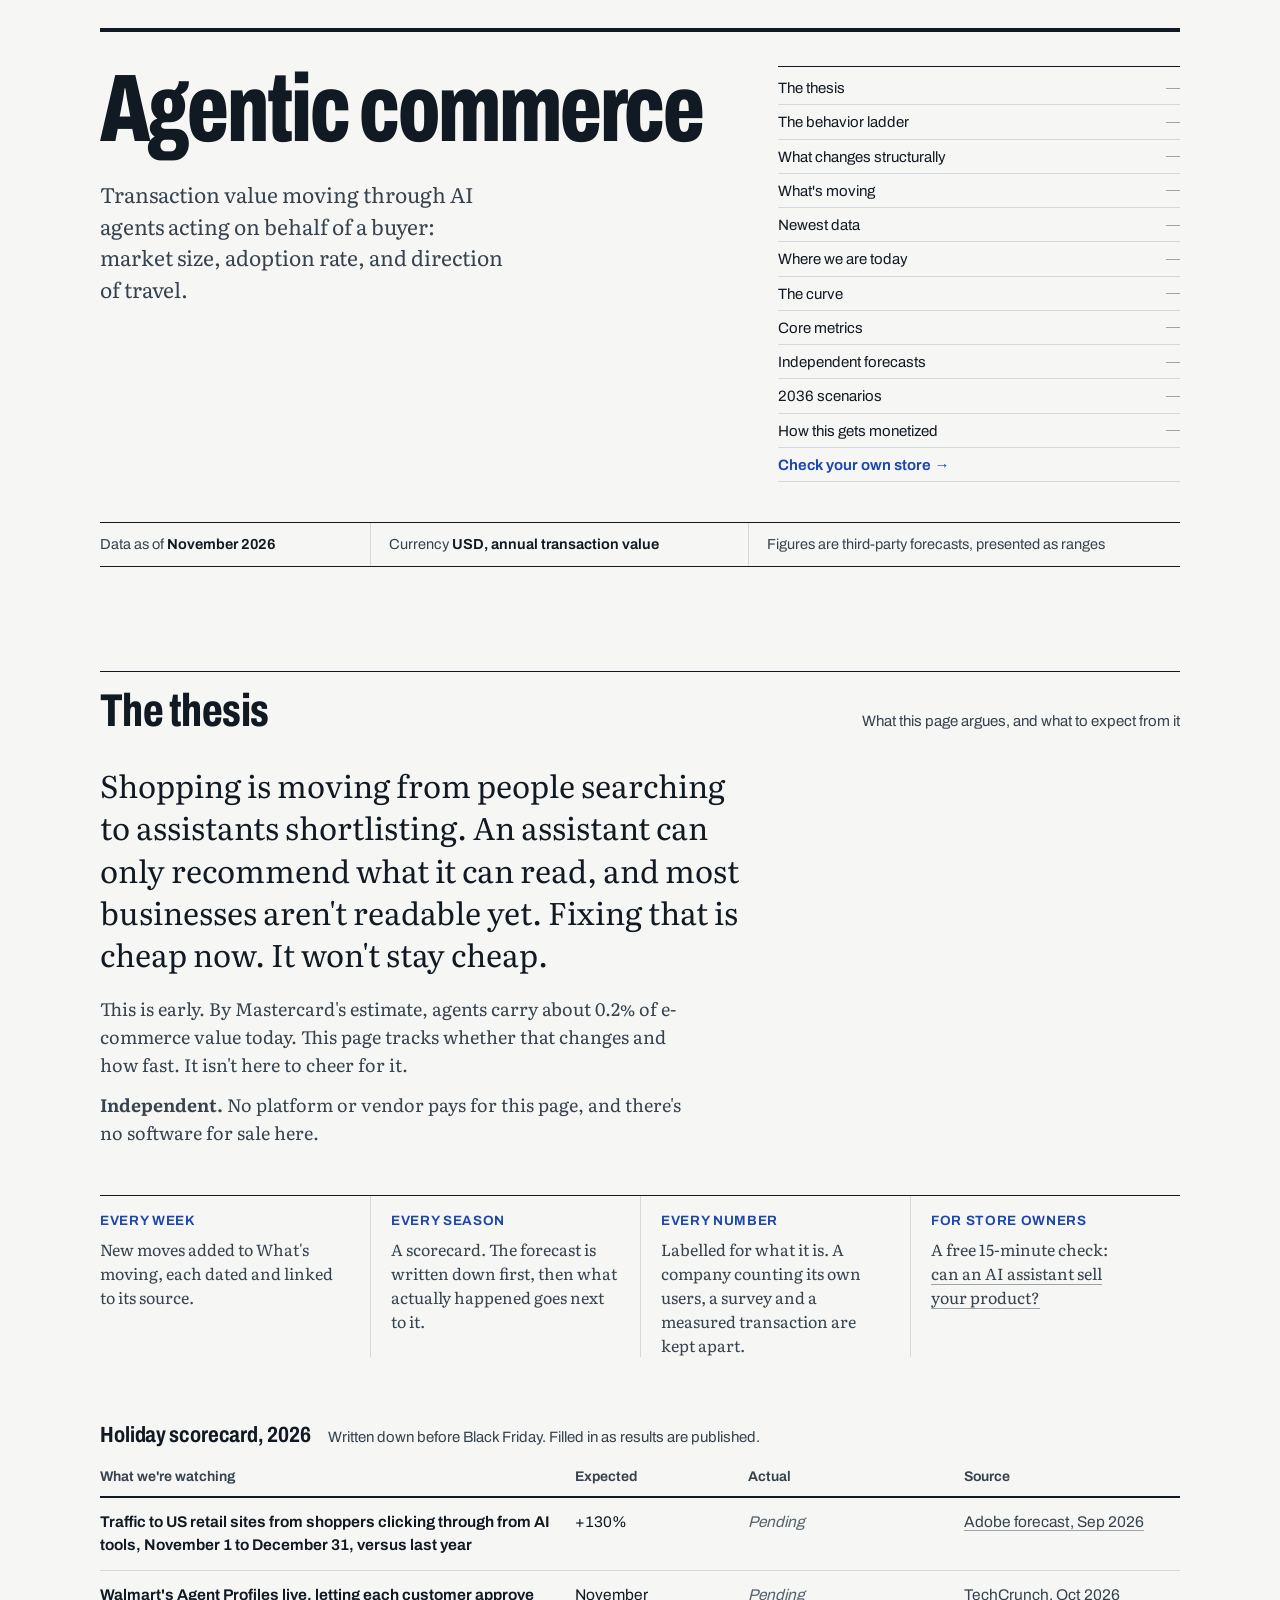
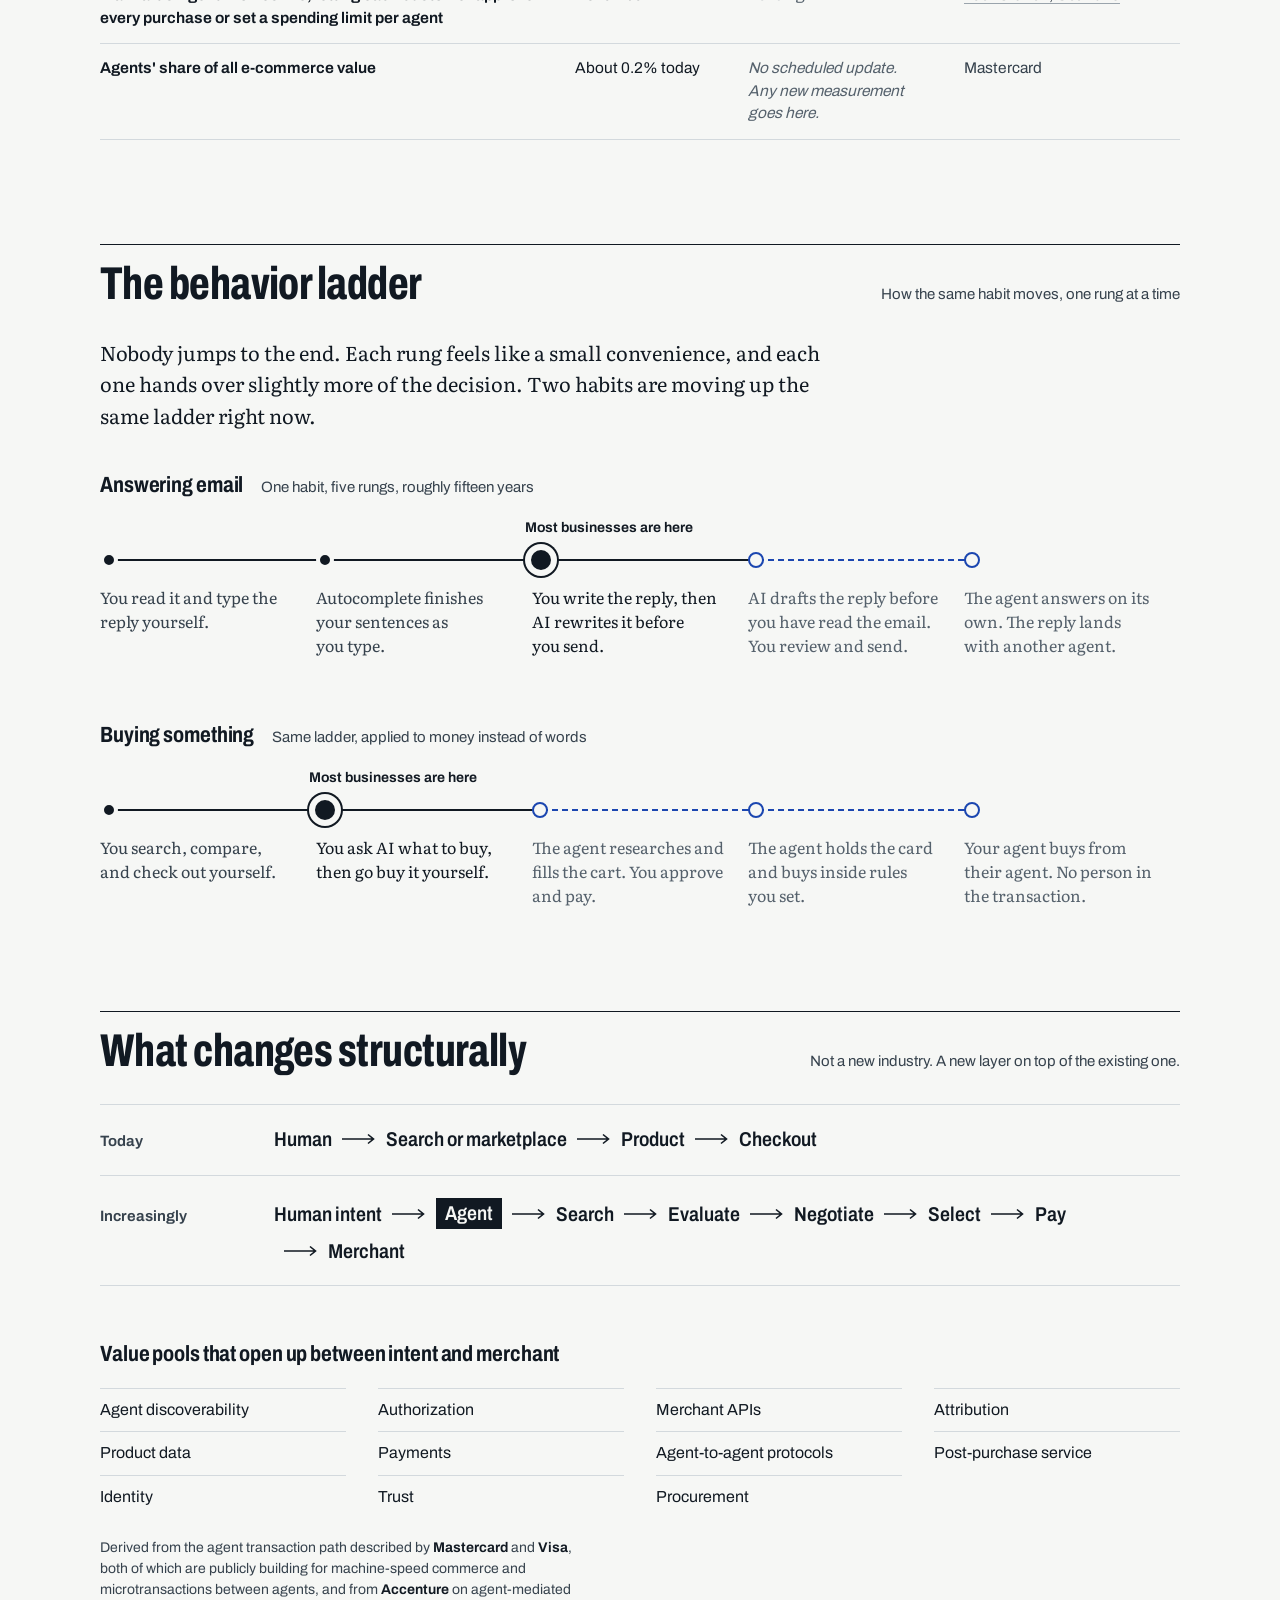
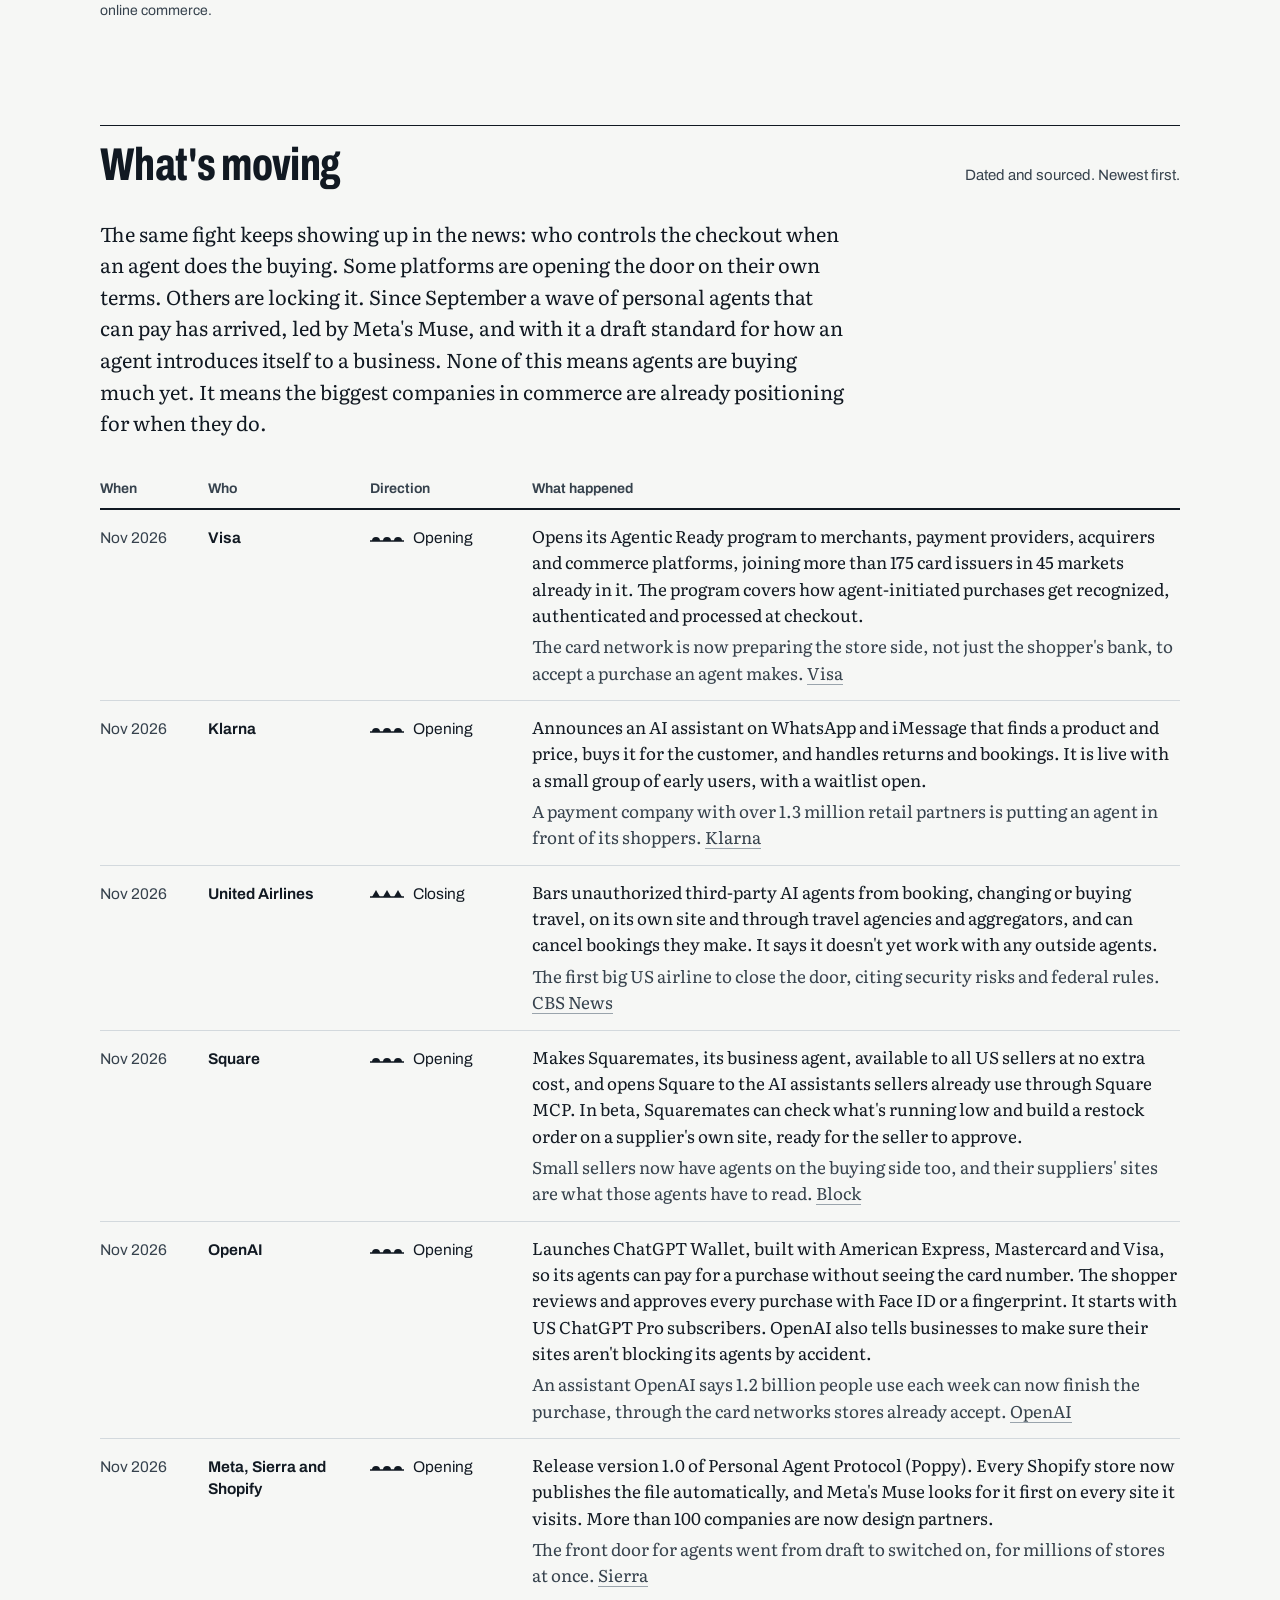
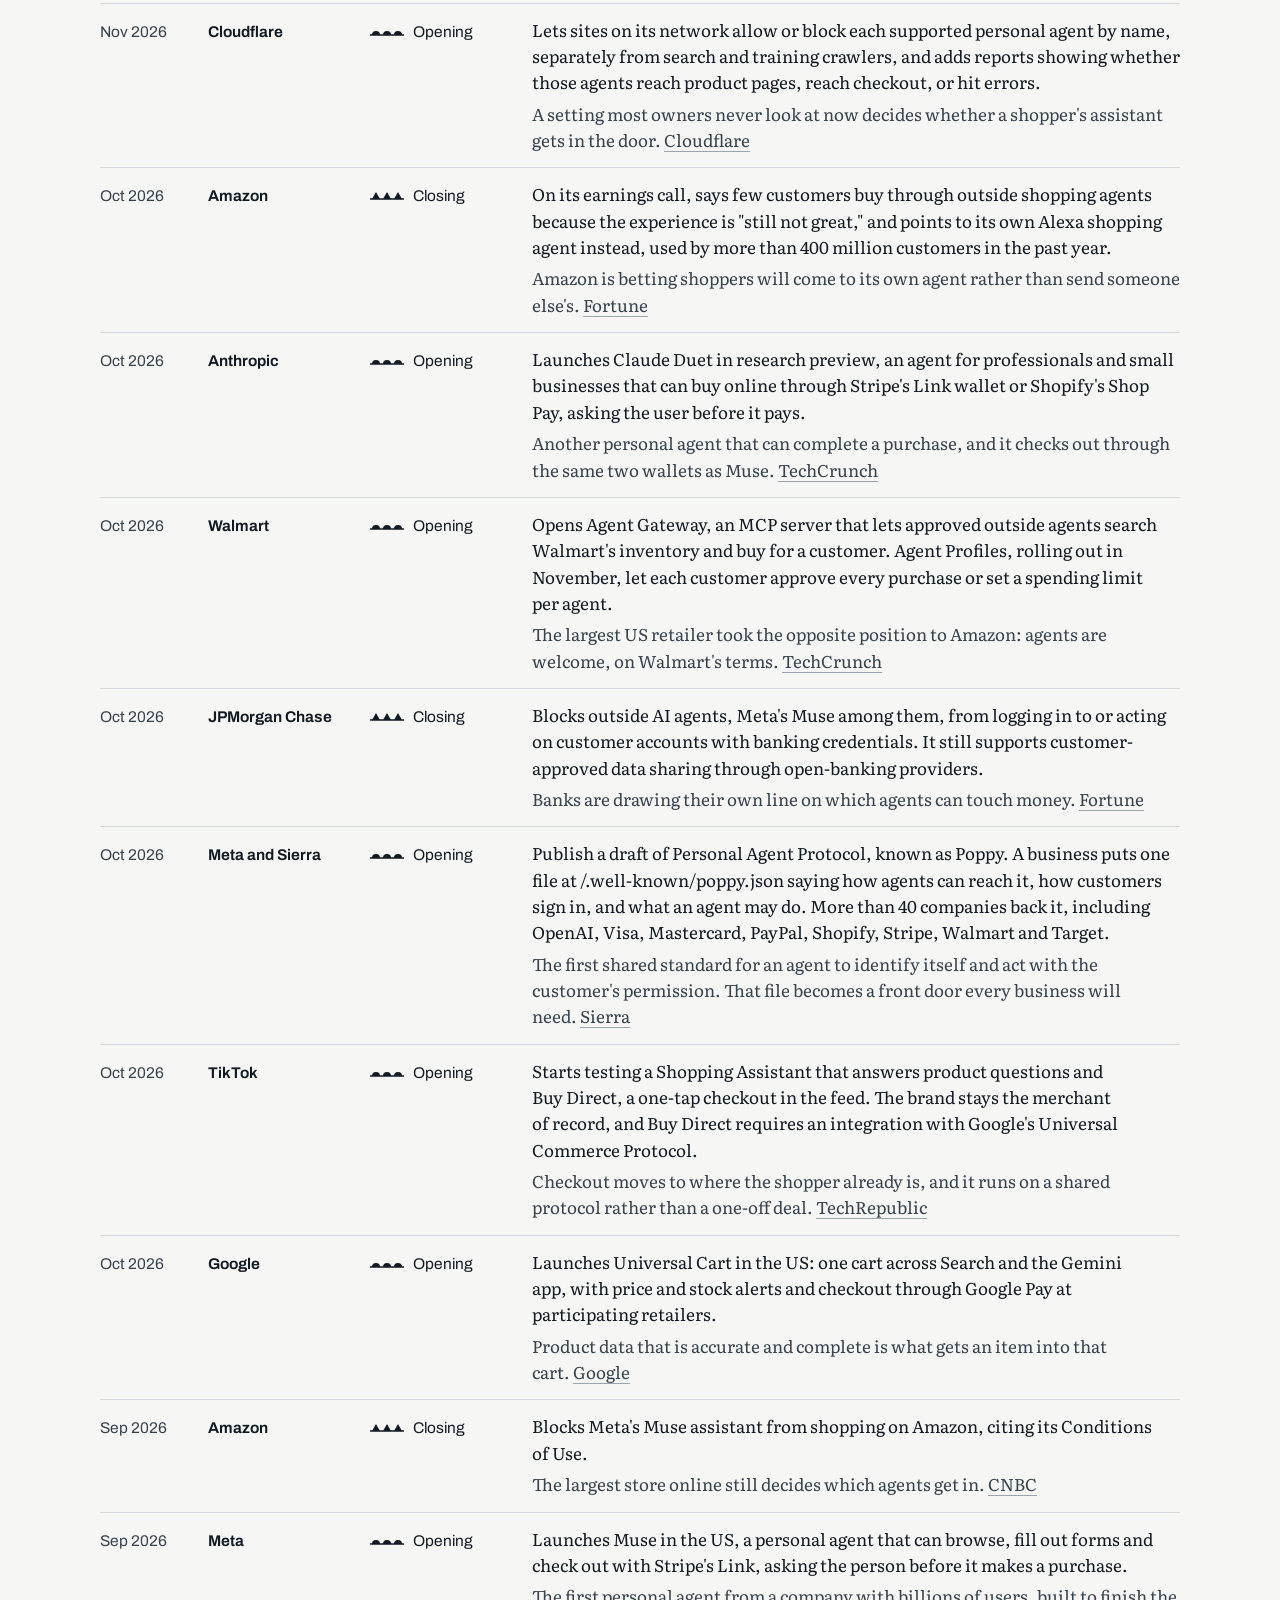
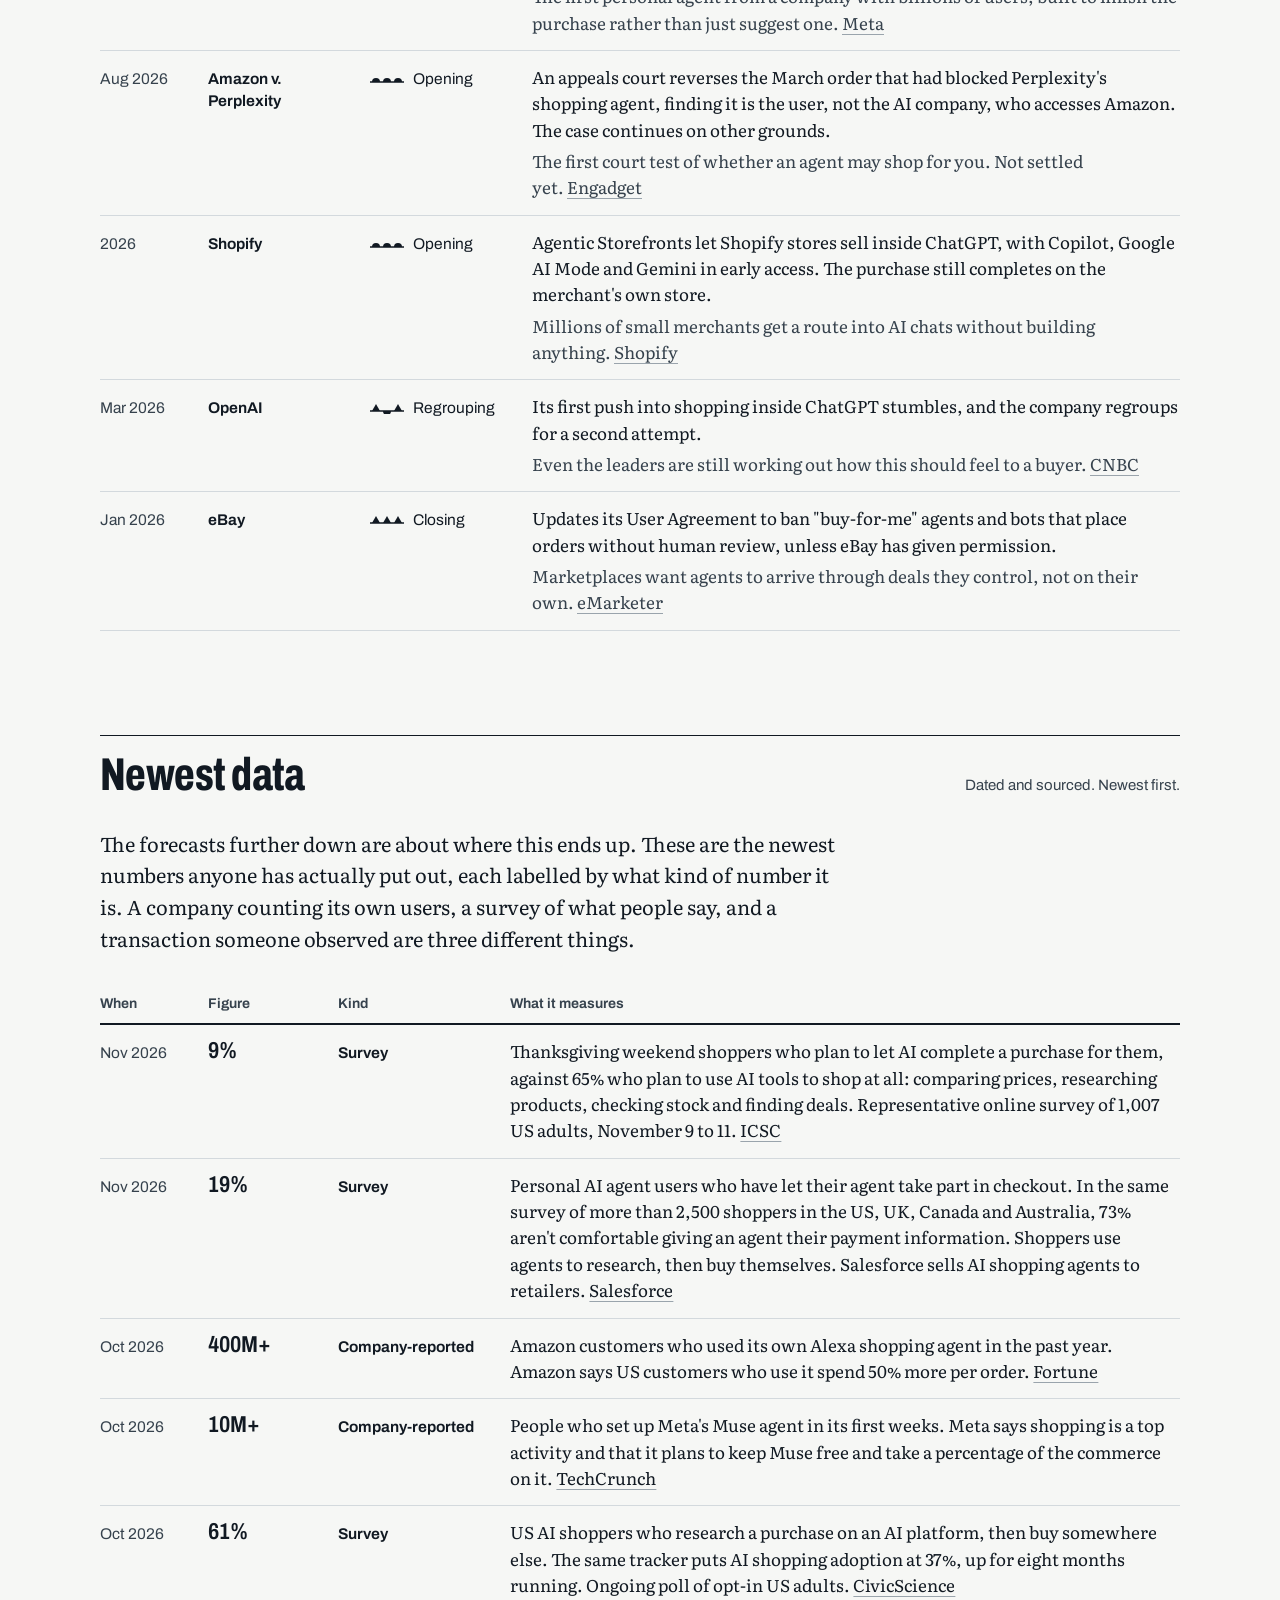
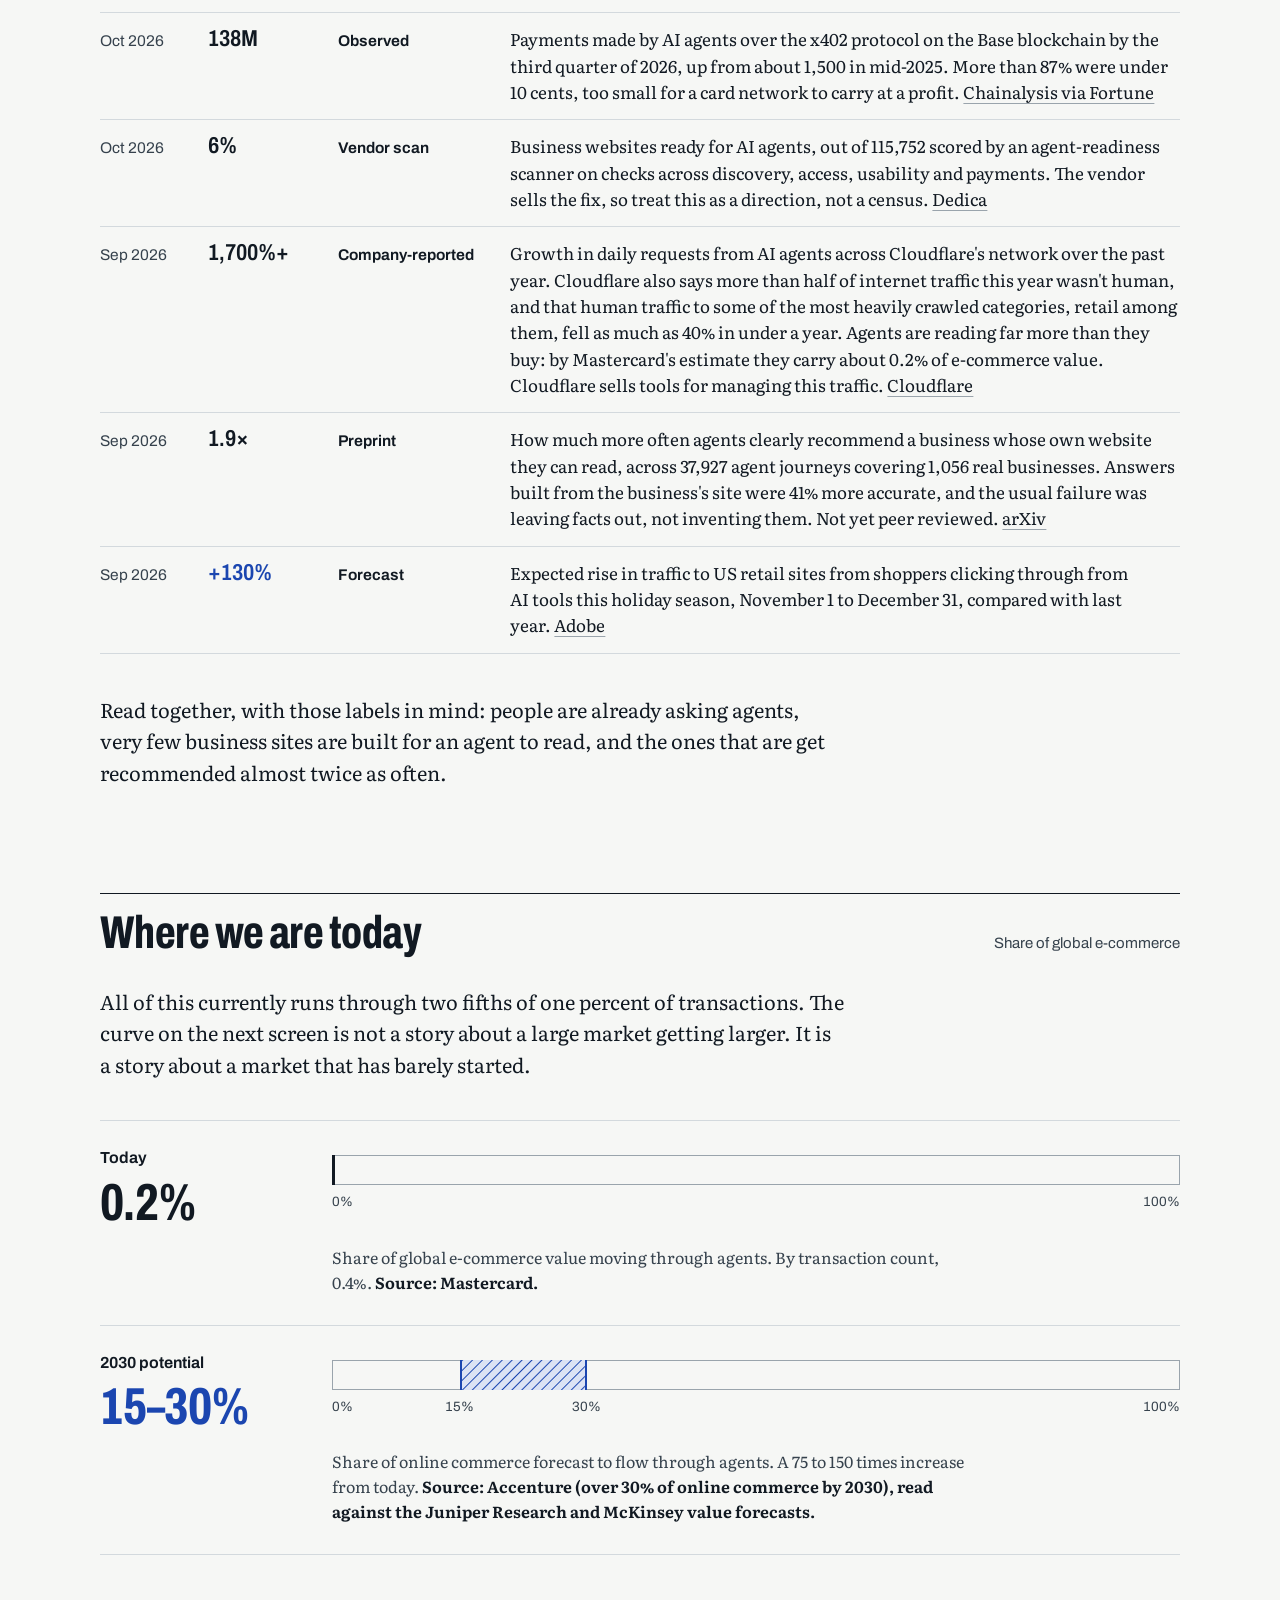
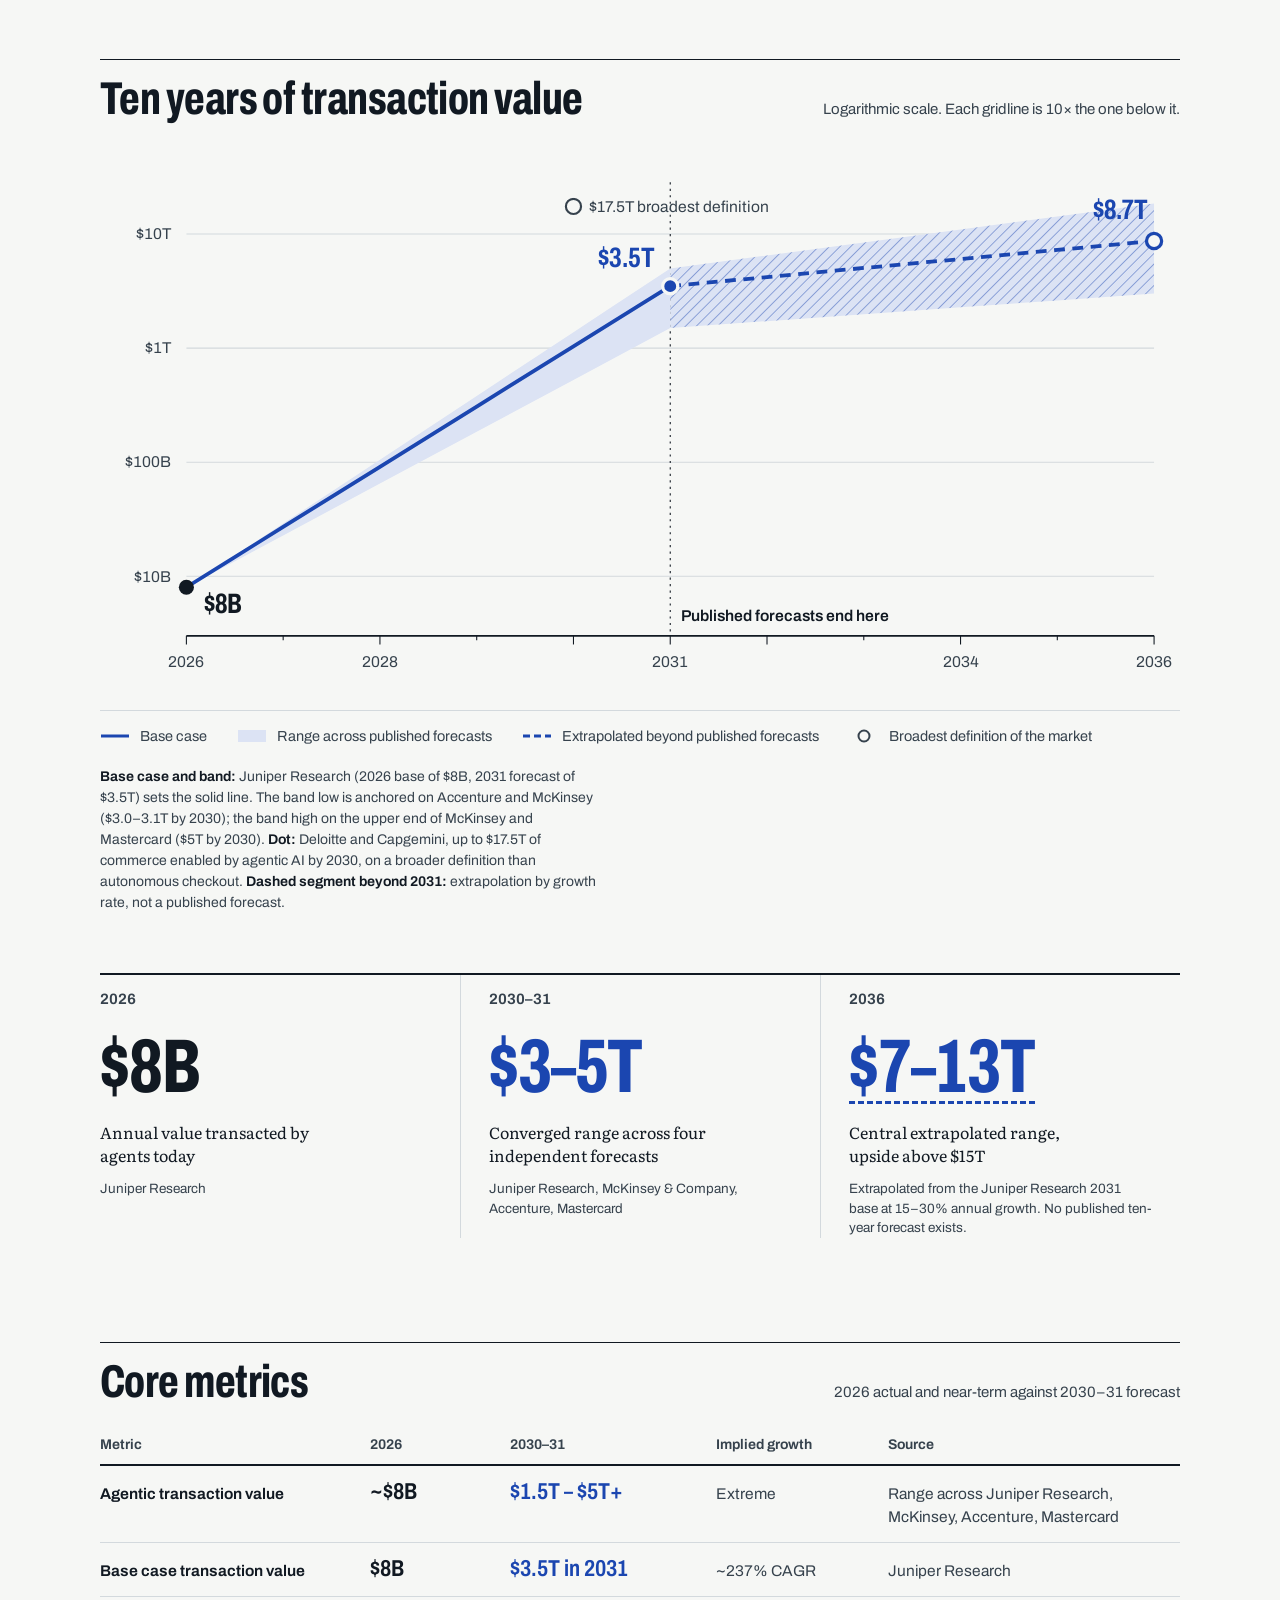
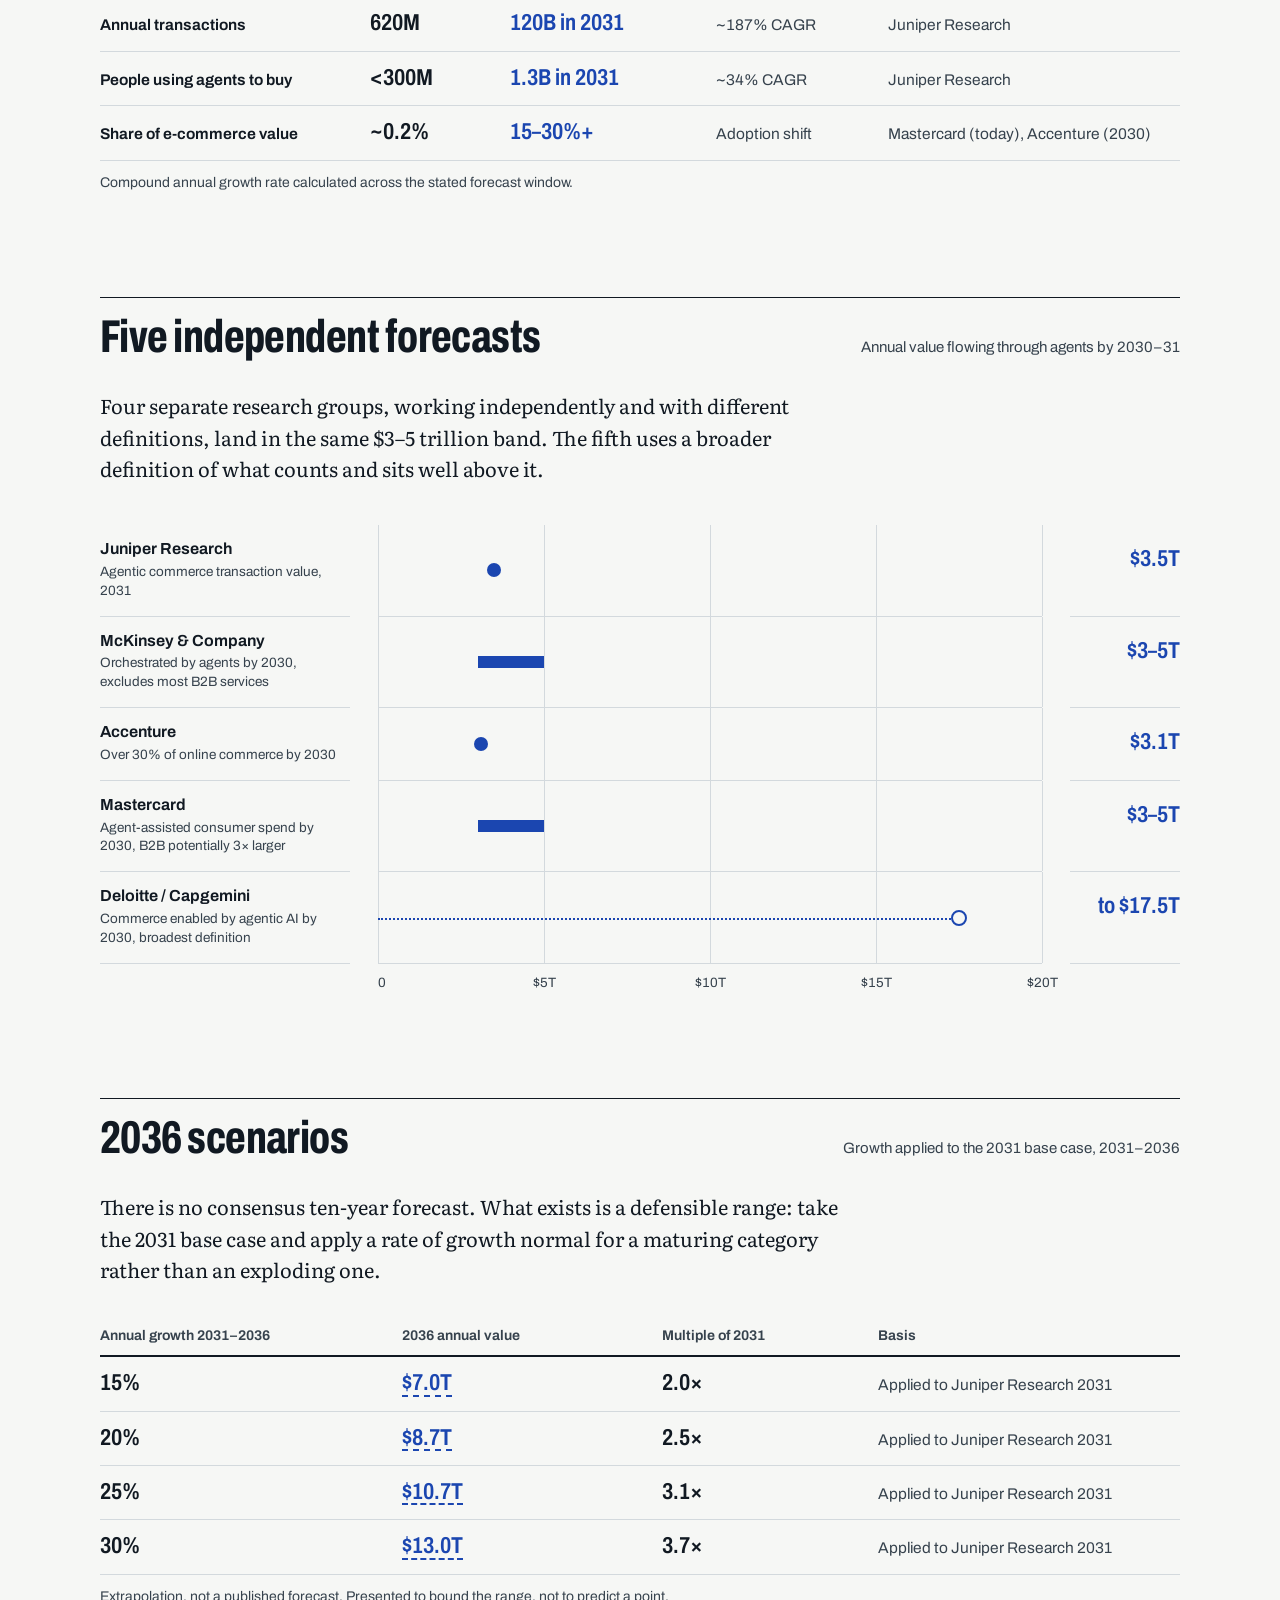
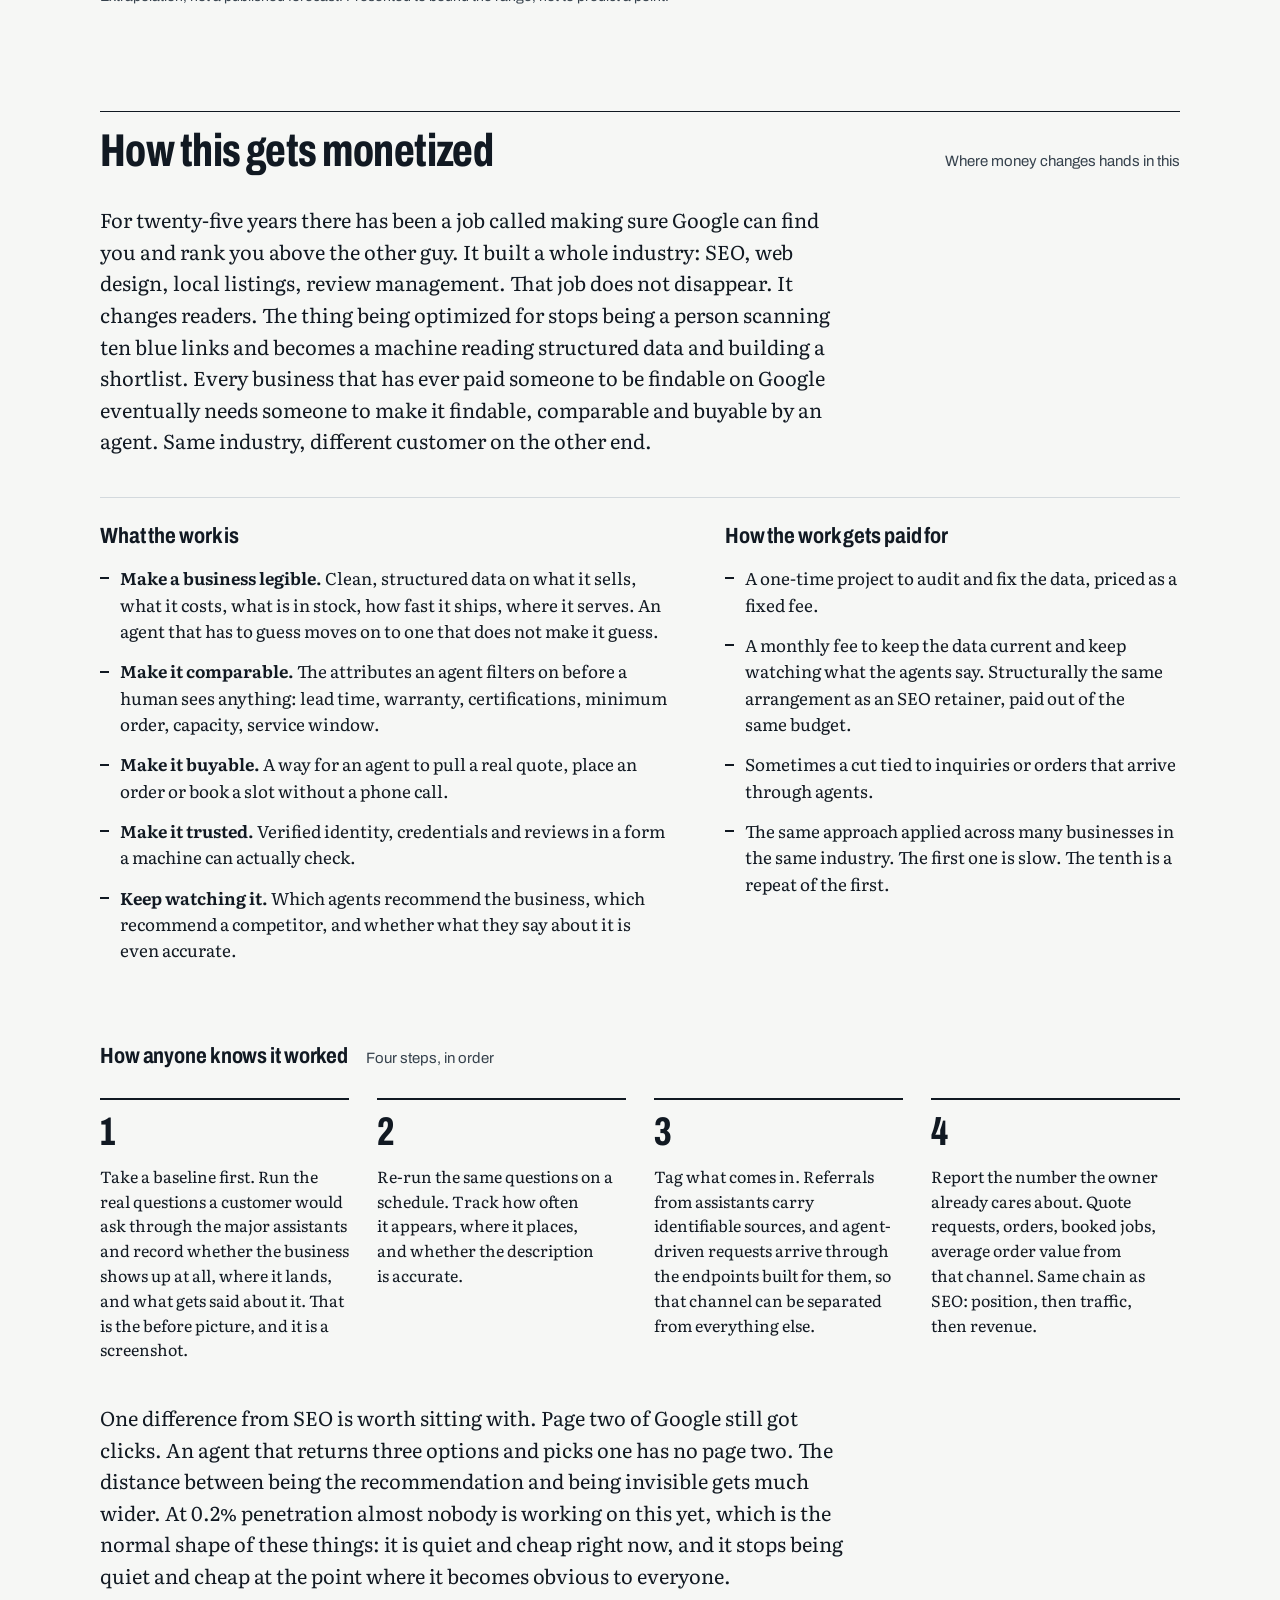
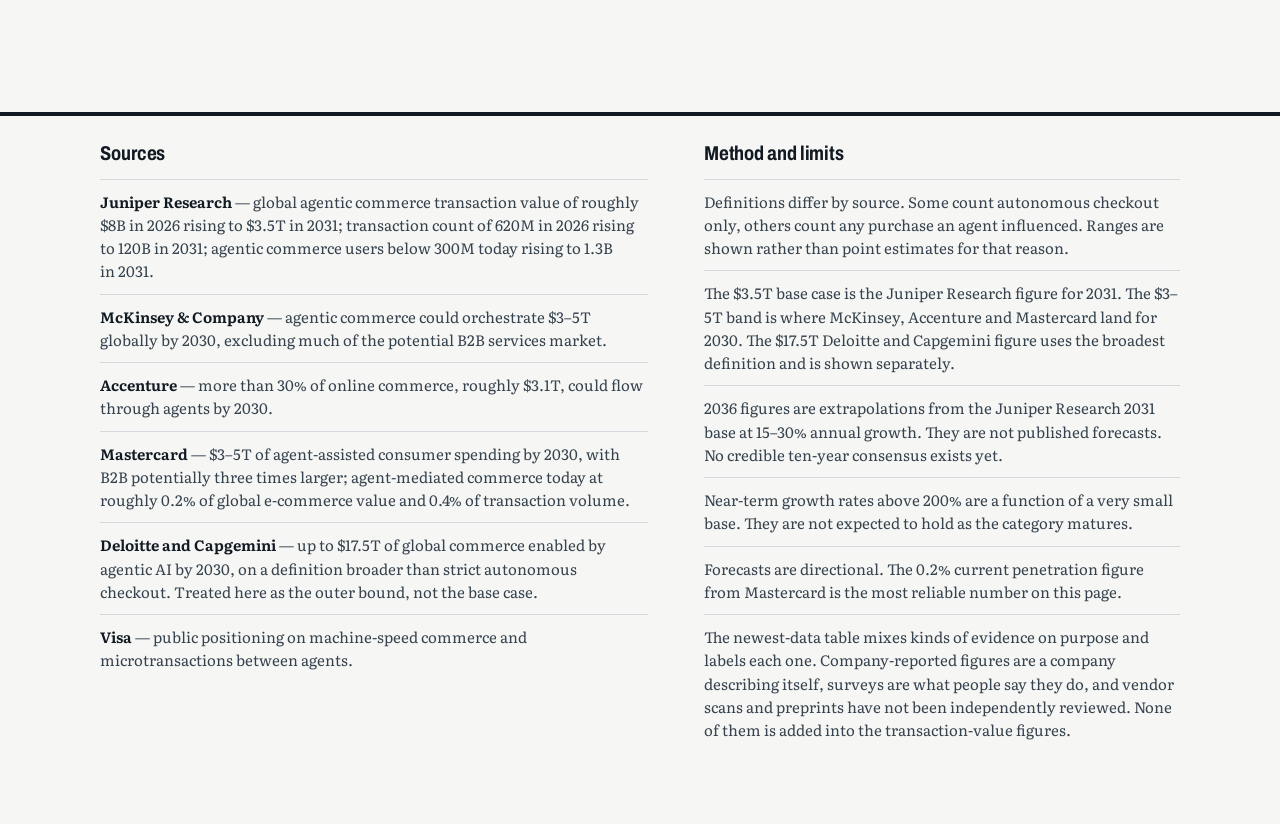
<file: index.html>
<!DOCTYPE html>
<html lang="en">
<head>
<meta charset="utf-8">
<meta name="viewport" content="width=device-width, initial-scale=1">
<title>Agentic Commerce — Standing Data Briefing</title>
<meta name="description" content="A standing, sourced briefing on agentic commerce: who is opening and closing the door to AI shopping agents, the newest numbers, and where the forecasts point.">
<meta property="og:type" content="website">
<meta property="og:title" content="Agentic commerce: what's moving, and what the numbers say">
<meta property="og:description" content="Who is opening the door to AI shopping agents, who is closing it, and the newest data. Every claim links to its source.">
<meta property="og:url" content="https://james-bonaguro.github.io/agentic-commerce-briefing/">
<meta property="og:image" content="https://james-bonaguro.github.io/agentic-commerce-briefing/og.png">
<meta property="og:image:width" content="1200">
<meta property="og:image:height" content="630">
<meta name="twitter:card" content="summary_large_image">
<link rel="icon" href="data:image/svg+xml,%3Csvg xmlns='http://www.w3.org/2000/svg' viewBox='0 0 32 32'%3E%3Crect width='32' height='32' fill='%23111922'/%3E%3Cpath d='M7 22l6-7 5 4 7-9' stroke='%23F6F7F5' stroke-width='3.5' fill='none'/%3E%3C/svg%3E">
<style>
/* Fonts: Archivo (Omnibus-Type) and Literata (TypeTogether), both SIL Open Font License 1.1.
   Embedded so the page works offline. */
@font-face{font-family:"Archivo";src:url([data-uri]) format("woff2");font-weight:400 800;font-stretch:62% 100%;font-display:swap;}
@font-face{font-family:"Literata";src:url([data-uri]) format("woff2");font-weight:400 700;font-display:swap;}

/* ============================================================
   TOKENS
   Ink is what has been measured. Cobalt is a forecast.
   A dashed or hatched mark is an extrapolation beyond any published forecast.
   ============================================================ */
:root{
  --paper:#F6F7F5;
  --ink:#111922;
  --ink-2:#36424D;
  --ink-3:#55616C;
  --rule:#9AA4AC;
  --hair:#D3D9DD;
  --fc:#1B46B0;
  --fc-tint:#DCE3F4;
  --select:#C9D2DA;

  --f-ui:"Archivo","Arial Narrow","Helvetica Neue",Arial,sans-serif;
  --f-body:"Literata",Georgia,"Times New Roman",serif;

  --maxw:1160px;
  --gut:40px;
}

*{box-sizing:border-box;}
html{
  scroll-behavior:smooth;scroll-padding-top:64px;
  -webkit-print-color-adjust:exact;print-color-adjust:exact;
  scrollbar-color:var(--rule) var(--paper);
}
body{
  margin:0;background:var(--paper);color:var(--ink);
  font-family:var(--f-body);font-size:18px;line-height:1.6;
  -webkit-font-smoothing:antialiased;text-rendering:optimizeLegibility;
}
::selection{background:var(--select);color:var(--ink);}
:focus-visible{outline:2px solid var(--ink);outline-offset:3px;}
a{color:inherit;text-decoration-line:underline;text-decoration-color:var(--rule);text-decoration-thickness:1px;text-underline-offset:.22em;}
a:hover{text-decoration-color:var(--ink);text-decoration-thickness:2px;}
b{font-weight:650;}
h1,h2,h3{font-family:var(--f-ui);margin:0;text-wrap:balance;}
p{margin:0 0 1em;text-wrap:pretty;}
li,td,.attr-line,.cap,.sub,.why{text-wrap:pretty;}
.wrap{max-width:var(--maxw);margin:0 auto;padding:0 var(--gut);}
.num,td.num{font-variant-numeric:tabular-nums lining-nums;}

/* ============================================================
   RUNNING HEAD (appears once the masthead has scrolled away)
   ============================================================ */
.runhead{
  position:fixed;top:0;left:0;right:0;z-index:30;
  background:var(--paper);border-bottom:1px solid var(--rule);
  transform:translateY(-101%);transition:transform .32s cubic-bezier(.16,1,.3,1);
}
.runhead.on{transform:none;}
.runhead .wrap{display:flex;align-items:baseline;gap:24px;height:48px;padding-top:14px;
  font-family:var(--f-ui);font-size:14px;color:var(--ink-2);}
.runhead .t{font-weight:700;font-stretch:75%;font-size:17px;color:var(--ink);letter-spacing:-.005em;}
.runhead .cur{margin-left:auto;color:var(--ink);font-weight:600;}

/* ============================================================
   MASTHEAD
   ============================================================ */
.masthead{padding-top:28px;}
.masthead .bar{border-top:4px solid var(--ink);}
.mh-grid{display:grid;grid-template-columns:minmax(0,1.55fr) minmax(0,1fr);gap:56px;padding:34px 0 40px;}
.masthead h1{
  font-size:clamp(56px,8.4vw,96px);line-height:.9;font-weight:800;font-stretch:66%;
  letter-spacing:-.022em;
}
.masthead .sub{font-size:21px;line-height:1.5;color:var(--ink-2);max-width:34ch;margin:26px 0 0;}
.contents{border-top:1px solid var(--ink);padding-top:4px;align-self:end;}
.contents ul{list-style:none;margin:0;padding:0;}
.contents li{border-bottom:1px solid var(--hair);}
.contents a{
  display:flex;justify-content:space-between;gap:12px;padding:7px 0 6px;text-decoration:none;
  font-family:var(--f-ui);font-size:15px;line-height:1.35;color:var(--ink);
}
.contents a::after{content:"";width:14px;height:1px;background:var(--rule);align-self:center;flex:none;transition:width .2s ease-out,background .2s;}
.contents a:hover::after,.contents a:focus-visible::after{width:28px;background:var(--ink);}
.contents a.out{font-weight:650;color:var(--fc);}
.contents a.out::after{display:none;}
.stamp{display:grid;grid-template-columns:1fr 1.4fr 1.6fr;border-top:1px solid var(--ink);border-bottom:1px solid var(--ink);
  font-family:var(--f-ui);font-size:14.5px;line-height:1.4;color:var(--ink-2);}
.stamp span{padding:11px 18px 12px 0;}
.stamp span+span{padding-left:18px;border-left:1px solid var(--hair);}
.stamp b{color:var(--ink);font-weight:650;}

/* ============================================================
   SECTIONS
   ============================================================ */
section{padding:104px 0 0;}
.sh{border-top:1px solid var(--ink);padding-top:16px;margin-bottom:30px;
  display:grid;grid-template-columns:minmax(0,1fr) minmax(0,auto);gap:8px 40px;align-items:baseline;}
.sh h2{font-size:clamp(32px,3.9vw,46px);line-height:1;font-weight:750;font-stretch:70%;letter-spacing:-.012em;}
.sh .note{font-family:var(--f-ui);font-size:15px;line-height:1.4;color:var(--ink-2);max-width:42ch;text-align:right;margin:0;}
.lede{font-size:20px;line-height:1.58;max-width:62ch;margin:0 0 40px;}
h3{font-size:22px;line-height:1.15;font-weight:700;font-stretch:80%;letter-spacing:-.005em;}
.k{font-family:var(--f-ui);font-size:15px;color:var(--ink-2);margin-top:4px;}
.attr-line{font-family:var(--f-ui);font-size:14px;line-height:1.5;color:var(--ink-2);max-width:62ch;margin-top:18px;}
.attr-line b{color:var(--ink);font-weight:650;}
.close{font-size:20px;line-height:1.58;max-width:62ch;margin:40px 0 0;}

/* ============================================================
   THESIS: the claim, what to expect, and the season scorecard
   ============================================================ */
.claim{font-size:clamp(24px,2.7vw,31px);line-height:1.36;max-width:36ch;margin:0 0 20px;text-wrap:pretty;}
.claim-note{font-size:18px;line-height:1.55;color:var(--ink-2);max-width:60ch;margin:0 0 48px;}
.expect{display:grid;grid-template-columns:repeat(4,minmax(0,1fr));border-top:1px solid var(--ink);margin:0 0 64px;padding:0;list-style:none;}
.expect li{padding:14px 20px 0 0;}
.expect li+li{padding-left:20px;border-left:1px solid var(--hair);}
.expect .t{font-family:var(--f-ui);font-size:13.5px;font-weight:650;letter-spacing:.05em;text-transform:uppercase;color:var(--fc);}
.expect p{font-size:16px;line-height:1.5;color:var(--ink-2);margin:6px 0 0;}
.pending{color:var(--ink-3);font-style:italic;font-weight:400;}

/* ============================================================
   LADDER: a track of five stations. Passed stations solid,
   the current one struck forward, stations still ahead ghosted.
   ============================================================ */
.ladder{margin-top:12px;}
.ladder+.ladder{margin-top:64px;}
.ladder-hd{display:flex;align-items:baseline;gap:18px;flex-wrap:wrap;}
.track5{display:grid;grid-template-columns:repeat(5,minmax(0,1fr));margin-top:52px;}
.stn{position:relative;padding:34px 22px 0 0;}
.stn::before{content:"";position:absolute;left:0;right:0;top:8px;border-top:2px solid var(--ink);}
.stn:first-child::before{left:8px;}
.stn:last-child::before{right:calc(100% - 9px);}
.stn.ahead::before{border-top:2px dashed var(--fc);}
.stn.at::before{right:0;}
.stn.at+.stn.ahead::before{left:0;}
.stn .dot{position:absolute;left:0;top:0;width:18px;height:18px;border-radius:50%;background:var(--ink);border:4px solid var(--paper);box-shadow:0 0 0 0 var(--ink);}
.stn.at .dot{left:-7px;top:-7px;width:32px;height:32px;border:6px solid var(--paper);box-shadow:0 0 0 2px var(--ink);}
.stn.ahead .dot{background:var(--paper);border:2px solid var(--fc);width:16px;height:16px;top:1px;}
.stn p{font-size:16px;line-height:1.5;margin:0;color:var(--ink-2);max-width:26ch;}
.stn.at p{color:var(--ink);}
.stn.ahead p{color:var(--ink-3);}
.flag{position:absolute;left:-7px;top:-34px;white-space:nowrap;font-family:var(--f-ui);font-size:14px;font-weight:650;color:var(--ink);}

/* ============================================================
   PATH SHIFT
   ============================================================ */
.paths{border-top:1px solid var(--hair);}
.prow{display:grid;grid-template-columns:150px minmax(0,1fr);gap:24px;padding:22px 0;border-bottom:1px solid var(--hair);align-items:baseline;}
.prow .cap{font-family:var(--f-ui);font-size:15px;font-weight:650;color:var(--ink-2);}
.chain{display:flex;flex-wrap:wrap;align-items:center;gap:10px 0;font-family:var(--f-ui);font-size:20px;font-weight:600;font-stretch:85%;line-height:1.2;}
.chain .step{white-space:nowrap;display:inline-flex;align-items:center;}
.chain .lbl{display:inline-block;}
.chain .arw{display:inline-block;width:34px;height:12px;margin:0 10px;flex:none;}
.chain .lbl.hl{background:var(--ink);color:var(--paper);padding:3px 9px 4px;}
.pools{margin-top:56px;}
.pools ul{list-style:none;margin:20px 0 0;padding:0;columns:4 200px;column-gap:32px;}
.pools li{break-inside:avoid;font-family:var(--f-ui);font-size:16px;padding:8px 0 9px;border-top:1px solid var(--hair);}

/* ============================================================
   TABLES (set in Archivo with tabular figures)
   ============================================================ */
table{width:100%;border-collapse:collapse;font-family:var(--f-ui);font-size:15.5px;line-height:1.45;}
caption{caption-side:bottom;text-align:left;font-family:var(--f-ui);font-size:14px;color:var(--ink-2);padding-top:12px;}
th{text-align:left;font-weight:650;color:var(--ink-2);font-size:14px;padding:0 18px 9px 0;border-bottom:2px solid var(--ink);vertical-align:bottom;}
td{padding:13px 18px 14px 0;border-bottom:1px solid var(--hair);vertical-align:baseline;}
th:last-child,td:last-child{padding-right:0;}
td.big{font-size:23px;font-weight:650;font-stretch:78%;line-height:1.1;white-space:nowrap;}
td.lab{font-weight:650;color:var(--ink);}
td.q{color:var(--ink-2);}
td.prose{font-family:var(--f-body);font-size:17px;line-height:1.55;}
.why{display:block;margin-top:5px;color:var(--ink-2);}
.fc-v{color:var(--fc);}
.ext-v{color:var(--fc);text-decoration:underline dashed var(--fc);text-decoration-thickness:2px;text-underline-offset:.2em;}
.front{display:inline-block;width:34px;height:12px;vertical-align:-1px;margin-right:9px;}
.dirc{white-space:nowrap;}

/* ============================================================
   PENETRATION
   ============================================================ */
.pen-row{display:grid;grid-template-columns:200px minmax(0,1fr);gap:8px 32px;padding:24px 0 30px;border-top:1px solid var(--hair);}
.pen-row:last-child{border-bottom:1px solid var(--hair);}
.pen-row .t{font-family:var(--f-ui);font-size:16px;font-weight:650;}
.pen-row .n{font-family:var(--f-ui);font-size:52px;font-weight:750;font-stretch:70%;line-height:1;margin-top:6px;letter-spacing:-.01em;}
.pen-row .bar{position:relative;height:30px;margin-top:10px;border:1px solid var(--rule);background:var(--paper);}
.pen-row .fill{position:absolute;top:-1px;bottom:-1px;left:-1px;background:var(--ink);}
.pen-row .fill.range{left:auto;background:var(--fc-tint);border-left:2px solid var(--fc);border-right:2px solid var(--fc);}
.pen-row .fill.range svg{display:block;width:100%;height:100%;}
.pen-row .ticks{position:relative;height:22px;font-family:var(--f-ui);font-size:13.5px;color:var(--ink-2);}
.pen-row .ticks span{position:absolute;top:6px;}
.pen-row .sub{grid-column:2;font-size:16px;line-height:1.55;color:var(--ink-2);max-width:72ch;margin-top:8px;}
.pen-row .sub b{color:var(--ink);}

/* ============================================================
   CURVE
   ============================================================ */
.curve-fig{margin:0;}
#curve-svg svg{display:block;width:100%;height:auto;overflow:visible;}
#curve-svg text{font-family:var(--f-ui);}
.reveal.draw{animation:reveal 1.1s cubic-bezier(.16,1,.3,1) both;}
@keyframes reveal{from{clip-path:inset(0 100% 0 0);}to{clip-path:inset(0 0 0 0);}}
.legend{display:flex;flex-wrap:wrap;gap:10px 30px;margin-top:18px;padding-top:14px;border-top:1px solid var(--hair);
  font-family:var(--f-ui);font-size:14.5px;color:var(--ink-2);}
.legend span{display:inline-flex;align-items:center;gap:10px;}
.legend svg{width:30px;height:14px;flex:none;}

/* extended outlook: the three headline figures as dated columns */
.outlook{display:grid;grid-template-columns:repeat(3,minmax(0,1fr));margin-top:60px;border-top:2px solid var(--ink);}
.outlook>div{padding:12px 28px 0 0;}
.outlook>div+div{padding-left:28px;border-left:1px solid var(--hair);}
.outlook .yr{font-family:var(--f-ui);font-size:15px;font-weight:650;color:var(--ink-2);}
.outlook .val{font-family:var(--f-ui);font-size:clamp(48px,6vw,76px);font-weight:750;font-stretch:66%;line-height:1;letter-spacing:-.015em;margin-top:18px;}
.outlook .val.ext-v{text-decoration-thickness:3px;text-underline-offset:.12em;}
.outlook .cap{font-family:var(--f-body);font-size:16px;line-height:1.45;color:var(--ink);margin-top:16px;max-width:28ch;}
.outlook .attr{font-family:var(--f-ui);font-size:13.5px;line-height:1.45;color:var(--ink-2);margin-top:12px;}

/* ============================================================
   FORECAST RANGES
   ============================================================ */
.fc{display:grid;grid-template-columns:250px minmax(0,1fr) 110px;column-gap:28px;}
.fc>.c{padding:14px 0 15px;border-bottom:1px solid var(--hair);}
.fc .src{font-family:var(--f-ui);font-size:16px;font-weight:650;line-height:1.3;}
.fc .src small{display:block;font-weight:400;color:var(--ink-2);font-size:13.5px;line-height:1.4;margin-top:3px;}
.fc .amt{font-family:var(--f-ui);font-size:23px;font-weight:650;font-stretch:78%;text-align:right;white-space:nowrap;align-self:stretch;padding-top:16px;}
.lane{position:relative;align-self:stretch;}
.lane .g{position:absolute;top:0;bottom:0;width:1px;background:var(--hair);}
.lane .rng{position:absolute;top:50%;height:12px;margin-top:-6px;background:var(--fc);}
.lane .pt{position:absolute;top:50%;width:14px;height:14px;margin:-7px 0 0 -7px;border-radius:50%;background:var(--fc);}
.lane .upto{position:absolute;top:50%;height:0;border-top:2px dotted var(--fc);}
.lane .ring{position:absolute;top:50%;width:16px;height:16px;margin:-8px 0 0 -8px;border-radius:50%;border:2px solid var(--fc);background:var(--paper);}
.fc .axis{grid-column:2;position:relative;height:30px;font-family:var(--f-ui);font-size:13.5px;color:var(--ink-2);}
.fc .axis span{position:absolute;top:8px;transform:translateX(-50%);white-space:nowrap;}
.fc .axis span:first-child{transform:none;}

/* ============================================================
   MONETIZATION
   ============================================================ */
.cols2{display:grid;grid-template-columns:minmax(0,1.25fr) minmax(0,1fr);gap:56px;border-top:1px solid var(--hair);padding-top:26px;}
.cols2 ul{margin:16px 0 0;padding:0;list-style:none;}
.cols2 li{font-size:17px;line-height:1.55;margin:0 0 14px;padding-left:20px;position:relative;}
.cols2 li::before{content:"";position:absolute;left:0;top:.72em;width:9px;height:2px;background:var(--ink);}
.steps{margin-top:64px;}
.steps ol{list-style:none;margin:28px 0 0;padding:0;display:grid;grid-template-columns:repeat(4,minmax(0,1fr));gap:0 28px;counter-reset:s;}
.steps li{counter-increment:s;border-top:2px solid var(--ink);padding-top:12px;font-size:16px;line-height:1.55;}
.steps li::before{content:counter(s);display:block;font-family:var(--f-ui);font-weight:750;font-stretch:66%;font-size:40px;line-height:1;margin-bottom:12px;}

/* ============================================================
   FOOTER
   ============================================================ */
footer{margin-top:120px;border-top:4px solid var(--ink);padding:26px 0 72px;}
footer .cols{display:grid;grid-template-columns:minmax(0,1.15fr) minmax(0,1fr);gap:56px;}
footer h3{font-size:20px;margin-bottom:14px;}
footer ul{margin:0;padding:0;list-style:none;}
footer li{font-size:15px;line-height:1.55;color:var(--ink-2);padding:10px 0 11px;border-top:1px solid var(--hair);}
footer li b{color:var(--ink);}

/* ============================================================
   NARROWER SCREENS
   ============================================================ */
@media (max-width:980px){
  :root{--gut:28px;}
  .mh-grid{grid-template-columns:1fr;gap:36px;}
  .contents ul{columns:2;column-gap:28px;}
  .contents li{break-inside:avoid;}
  .fc{grid-template-columns:200px minmax(0,1fr) 96px;column-gap:20px;}
  .steps ol{grid-template-columns:repeat(2,minmax(0,1fr));gap:28px 28px;}
  .cols2{grid-template-columns:1fr;gap:28px;}
  .expect{grid-template-columns:repeat(2,minmax(0,1fr));}
  .expect li:nth-child(3){padding-left:0;border-left:0;}
}
@media (max-width:700px){
  :root{--gut:18px;}
  .expect{grid-template-columns:1fr;border-top:0;}
  .expect li,.expect li+li{padding:12px 0 14px;border-left:0;border-top:1px solid var(--hair);}
  .expect li:first-child{border-top:1px solid var(--ink);}
  body{font-size:17px;}
  section{padding-top:76px;}
  .runhead .wrap{gap:14px;height:44px;padding-top:12px;font-size:13.5px;}
  .runhead .d{display:none;}
  .masthead .sub{font-size:19px;}
  .contents ul{columns:1;}
  .stamp{grid-template-columns:1fr;border-bottom:none;}
  .stamp span,.stamp span+span{padding:9px 0 10px;border-left:none;border-bottom:1px solid var(--hair);}
  .stamp span:last-child{border-bottom:1px solid var(--ink);}
  .sh{grid-template-columns:1fr;}
  .sh .note{text-align:left;}
  .lede,.close{font-size:18px;}

  .track5{grid-template-columns:1fr;margin-top:24px;}
  .stn{padding:0 0 26px 44px;min-height:56px;}
  .stn::before,.stn:first-child::before,.stn:last-child::before,.stn.at::before,.stn.at+.stn.ahead::before{
    left:8px;right:auto;top:0;bottom:0;border-top:none;border-left:2px solid var(--ink);}
  .stn.ahead::before{border-left:2px dashed var(--fc);}
  .stn:first-child::before{top:9px;}
  .stn:last-child::before{bottom:auto;height:9px;}
  .stn .dot{left:0;top:2px;}
  .stn.at .dot{left:-7px;top:-5px;}
  .stn.ahead .dot{top:3px;left:1px;}
  .stn p{max-width:none;}
  .flag{position:static;display:block;margin:0 0 4px;}

  .prow{grid-template-columns:1fr;gap:10px;}
  .chain{font-size:18px;}
  .chain .arw{width:24px;margin:0 7px;}
  .pools ul{columns:2;}

  .pen-row{grid-template-columns:1fr;}
  .pen-row .sub{grid-column:1;}
  .pen-row .n{font-size:44px;}

  .outlook{grid-template-columns:1fr;}
  .outlook>div,.outlook>div+div{padding:14px 0 20px;border-left:none;border-bottom:1px solid var(--hair);}
  .outlook .cap{max-width:none;}

  .fc{grid-template-columns:minmax(0,1fr) auto;column-gap:16px;grid-auto-flow:dense;}
  .fc>.c{border-bottom:none;}
  .fc .src{grid-column:1;padding-bottom:8px;}
  .fc .amt{grid-column:2;padding-top:14px;}
  .fc .lane{grid-column:1/3;height:30px;padding:0;border-bottom:1px solid var(--hair);margin-bottom:6px;}
  .fc .axis{grid-column:1/3;}

  .steps ol{grid-template-columns:1fr;}
  footer .cols{grid-template-columns:1fr;gap:36px;}

  /* tables become records */
  table.rec{display:flex;flex-direction:column;}
  table.rec caption{order:2;display:block;}
  table.rec thead{display:none;}
  table.rec,table.rec tbody,table.rec tr,table.rec td{display:block;width:auto;}
  table.rec tr{padding:14px 0 16px;border-bottom:1px solid var(--hair);display:grid;grid-template-columns:auto 1fr;gap:4px 14px;align-items:baseline;}
  table.rec td{border:none;padding:0;}
  table.rec td.full{grid-column:1/3;}
  table.rec td[data-l]::before{content:attr(data-l);display:block;font-size:12.5px;font-weight:400;color:var(--ink-2);font-family:var(--f-ui);letter-spacing:0;font-stretch:100%;}
  #moving td.prose{grid-column:1/3;margin-top:6px;}
  #evidence td.prose{grid-column:1/3;margin-top:4px;}
  #metrics-table tr{grid-template-columns:1fr 1fr;}
  #metrics-table td.lab,#metrics-table td.src{grid-column:1/3;}
  #metrics-table td.src{color:var(--ink-2);font-size:14px;}
  #scen-table tr{grid-template-columns:1fr 1fr 1fr;}
  #scen-table td.basis{grid-column:1/4;color:var(--ink-2);font-size:14px;}
}

@media (prefers-reduced-motion:reduce){
  html{scroll-behavior:auto;}
  .runhead{transition:none;}
  .reveal.draw{animation:none;}
}

/* ============================================================
   PRINT (US Letter)
   ============================================================ */
@page{size:letter;margin:.6in .62in .7in;}
@media print{
  :root{--gut:0px;--maxw:none;}
  body{font-size:10.5pt;line-height:1.5;background:#fff;}
  .runhead{display:none;}
  .masthead{padding-top:0;}
  .mh-grid{grid-template-columns:minmax(0,1.5fr) minmax(0,1fr);gap:28pt;padding:18pt 0 20pt;}
  .masthead h1{font-size:54pt;}
  .masthead .sub{font-size:13pt;}
  .contents ul{columns:1;}
  .contents a{font-size:9.5pt;padding:3pt 0;}
  .contents a::after{display:none;}
  .stamp{font-size:9pt;}
  section{padding-top:30pt;}
  .sh{break-after:avoid;margin-bottom:12pt;padding-top:8pt;}
  .sh h2{font-size:22pt;}
  .sh .note{font-size:9pt;}
  .lede,.close{font-size:11.5pt;margin-bottom:16pt;}
  h3{font-size:13pt;}
  .k,.attr-line,caption,th{font-size:8.5pt;}
  table{font-size:9pt;}
  td{padding:6pt 10pt 6pt 0;}
  td.big{font-size:13pt;}
  td.prose{font-size:9.5pt;}
  tr,.stn,.pen-row,.outlook,.curve-fig,.fc>.c,.cols2 li,.steps li,footer li,.prow{break-inside:avoid;}
  .ladder-hd{break-after:avoid;}
  .track5{margin-top:30pt;break-inside:avoid;}
  .stn p{font-size:9.5pt;}
  .flag{font-size:8.5pt;top:-24pt;}
  .chain{font-size:12pt;}
  .pools ul{columns:4;}
  .pools li{font-size:9.5pt;padding:4pt 0;}
  .pen-row{grid-template-columns:130pt minmax(0,1fr);padding:12pt 0 14pt;}
  .pen-row .n{font-size:30pt;}
  .pen-row .sub{font-size:9.5pt;}
  .outlook{margin-top:24pt;}
  .outlook .val{font-size:34pt;}
  .outlook .cap{font-size:9.5pt;}
  .outlook .attr{font-size:8pt;}
  .legend{font-size:8.5pt;}
  .fc{grid-template-columns:150pt minmax(0,1fr) 60pt;}
  .fc .src{font-size:9.5pt;}
  .fc .src small{font-size:8pt;}
  .fc .amt{font-size:13pt;padding-top:8pt;}
  .fc>.c{padding:7pt 0;}
  .cols2 li,.steps li{font-size:9.5pt;}
  .steps li::before{font-size:22pt;}
  #curve{break-before:page;}
  #money{break-before:page;}
  footer{margin-top:30pt;padding-bottom:0;break-before:page;}
  footer li{font-size:9pt;}
  td a[href^="http"]::after{content:" " attr(href);font-size:7.5pt;color:var(--ink-2);word-break:break-all;}
}
</style>
</head>
<body>

<div class="runhead" id="runhead" aria-hidden="true">
  <div class="wrap"><span class="t">Agentic commerce</span><span class="d">Data as of <span class="asof"></span></span><span class="cur" id="runhead-cur"></span></div>
</div>

<header class="masthead wrap" id="top">
  <div class="bar"></div>
  <div class="mh-grid">
    <div>
      <h1 id="doc-title">Agentic commerce</h1>
      <p class="sub" id="doc-sub">Transaction value moving through AI agents acting on behalf of a buyer: market size, adoption rate, and direction of travel.</p>
    </div>
    <nav class="contents" aria-label="Sections">
      <ul>
        <li><a href="#thesis">The thesis</a></li>
        <li><a href="#ladder">The behavior ladder</a></li>
        <li><a href="#path">What changes structurally</a></li>
        <li><a href="#moving">What's moving</a></li>
        <li><a href="#evidence">Newest data</a></li>
        <li><a href="#today">Where we are today</a></li>
        <li><a href="#curve">The curve</a></li>
        <li><a href="#metrics">Core metrics</a></li>
        <li><a href="#forecasts">Independent forecasts</a></li>
        <li><a href="#scenarios">2036 scenarios</a></li>
        <li><a href="#money">How this gets monetized</a></li>
        <li><a href="check.html" class="out">Check your own store &rarr;</a></li>
      </ul>
    </nav>
  </div>
  <div class="stamp">
    <span>Data as of <b id="stamp-date">November 2026</b></span>
    <span>Currency <b>USD, annual transaction value</b></span>
    <span>Figures are third-party forecasts, presented as ranges</span>
  </div>
</header>

<main class="wrap" id="main">

  <!-- ===================== THESIS ===================== -->
  <section id="thesis"></section>

  <!-- ===================== LADDER ===================== -->
  <section id="ladder">
    <header class="sh">
      <h2>The behavior ladder</h2>
      <p class="note">How the same habit moves, one rung at a time</p>
    </header>
    <p class="lede">Nobody jumps to the end. Each rung feels like a small convenience, and each one hands over slightly more of the decision. Two habits are moving up the same ladder right now.</p>
    <div id="ladders"></div>
  </section>

  <!-- ===================== PATH ===================== -->
  <section id="path">
    <header class="sh">
      <h2>What changes structurally</h2>
      <p class="note">Not a new industry. A new layer on top of the existing one.</p>
    </header>
    <div class="paths">
      <div class="prow">
        <div class="cap">Today</div>
        <div class="chain" data-chain="Human|Search or marketplace|Product|Checkout"></div>
      </div>
      <div class="prow">
        <div class="cap">Increasingly</div>
        <div class="chain" data-chain="Human intent|*Agent|Search|Evaluate|Negotiate|Select|Pay|Merchant"></div>
      </div>
    </div>
    <div class="pools">
      <h3>Value pools that open up between intent and merchant</h3>
      <ul id="pools"></ul>
      <div class="attr-line" id="pools-attr"></div>
    </div>
  </section>

  <!-- ===================== MOVING ===================== -->
  <section id="moving"></section>

  <!-- ===================== NEWEST DATA ===================== -->
  <section id="evidence"></section>

  <!-- ===================== TODAY ===================== -->
  <section id="today">
    <header class="sh">
      <h2>Where we are today</h2>
      <p class="note">Share of global e-commerce</p>
    </header>
    <p class="lede">All of this currently runs through two fifths of one percent of transactions. The curve on the next screen is not a story about a large market getting larger. It is a story about a market that has barely started.</p>
    <div id="pen"></div>
  </section>

  <!-- ===================== HERO CURVE ===================== -->
  <section id="curve">
    <header class="sh">
      <h2>Ten years of transaction value</h2>
      <p class="note">Logarithmic scale. Each gridline is 10&times; the one below it.</p>
    </header>
    <figure class="curve-fig">
      <div id="curve-svg"></div>
      <div class="legend">
        <span><svg viewBox="0 0 30 14" aria-hidden="true"><line x1="1" x2="29" y1="7" y2="7" stroke="var(--fc)" stroke-width="3"/></svg>Base case</span>
        <span><svg viewBox="0 0 30 14" aria-hidden="true"><rect x="1" y="1" width="28" height="12" fill="var(--fc-tint)"/></svg>Range across published forecasts</span>
        <span><svg viewBox="0 0 30 14" aria-hidden="true"><line x1="1" x2="29" y1="7" y2="7" stroke="var(--fc)" stroke-width="3" stroke-dasharray="7 4"/></svg>Extrapolated beyond published forecasts</span>
        <span><svg viewBox="0 0 30 14" aria-hidden="true"><circle cx="15" cy="7" r="5.5" fill="var(--paper)" stroke="var(--ink-2)" stroke-width="2"/></svg>Broadest definition of the market</span>
      </div>
      <div class="attr-line" id="curve-attr"></div>
    </figure>
    <div class="outlook" id="triad"></div>
  </section>

  <!-- ===================== METRICS ===================== -->
  <section id="metrics">
    <header class="sh">
      <h2>Core metrics</h2>
      <p class="note">2026 actual and near-term against 2030&ndash;31 forecast</p>
    </header>
    <table id="metrics-table" class="rec">
      <caption>Compound annual growth rate calculated across the stated forecast window.</caption>
      <thead>
        <tr>
          <th style="width:25%">Metric</th>
          <th class="num" style="width:13%">2026</th>
          <th class="num" style="width:19%">2030&ndash;31</th>
          <th class="num" style="width:16%">Implied growth</th>
          <th style="width:27%">Source</th>
        </tr>
      </thead>
      <tbody></tbody>
    </table>
  </section>

  <!-- ===================== FORECASTS ===================== -->
  <section id="forecasts">
    <header class="sh">
      <h2>Five independent forecasts</h2>
      <p class="note">Annual value flowing through agents by 2030&ndash;31</p>
    </header>
    <p class="lede">Four separate research groups, working independently and with different definitions, land in the same $3&ndash;5 trillion band. The fifth uses a broader definition of what counts and sits well above it.</p>
    <div class="fc" id="fc"></div>
  </section>

  <!-- ===================== SCENARIOS ===================== -->
  <section id="scenarios">
    <header class="sh">
      <h2>2036 scenarios</h2>
      <p class="note">Growth applied to the 2031 base case, 2031&ndash;2036</p>
    </header>
    <p class="lede">There is no consensus ten-year forecast. What exists is a defensible range: take the 2031 base case and apply a rate of growth normal for a maturing category rather than an exploding one.</p>
    <table id="scen-table" class="rec">
      <caption>Extrapolation, not a published forecast. Presented to bound the range, not to predict a point.</caption>
      <thead>
        <tr>
          <th style="width:28%">Annual growth 2031&ndash;2036</th>
          <th class="num" style="width:24%">2036 annual value</th>
          <th class="num" style="width:20%">Multiple of 2031</th>
          <th style="width:28%">Basis</th>
        </tr>
      </thead>
      <tbody></tbody>
    </table>
  </section>

  <!-- ===================== MONETIZATION ===================== -->
  <section id="money"></section>
</main>

<footer>
  <div class="wrap cols">
    <div>
      <h3>Sources</h3>
      <ul id="sources"></ul>
    </div>
    <div>
      <h3>Method and limits</h3>
      <ul id="method"></ul>
    </div>
  </div>
</footer>

<script>
/* ==================================================================
   EDIT EVERYTHING HERE. The page is drawn entirely from this object.
   Values in $ billions unless noted.
   ================================================================== */
const D = {

  asOf: "November 2026",

  /* ---- Thesis and season scorecard ----------------------------------
     watch rows are written down BEFORE the results come out. Fill in
     `actual` (with its source) when the number is published; never
     change `expected` after the fact.                                  */
  thesis:{
    head:"The thesis",
    note:"What this page argues, and what to expect from it",
    claim:"Shopping is moving from people searching to assistants shortlisting. An assistant can only recommend what it can read, and most businesses aren't readable yet. Fixing that is cheap now. It won't stay cheap.",
    /* Must stay true. If a platform or vendor ever pays for this page,
       change or remove this line in the same change that starts it. */
    independence:"<b>Independent.</b> No platform or vendor pays for this page, and there's no software for sale here.",
    claimNote:"This is early. By Mastercard's estimate, agents carry about 0.2% of e-commerce value today. This page tracks whether that changes and how fast. It isn't here to cheer for it.",
    expect:[
      { t:"Every week", d:"New moves added to What's moving, each dated and linked to its source." },
      { t:"Every season", d:"A scorecard. The forecast is written down first, then what actually happened goes next to it." },
      { t:"Every number", d:"Labelled for what it is. A company counting its own users, a survey and a measured transaction are kept apart." },
      { t:"For store owners", d:"A free 15-minute check: <a href=\"check.html\">can an AI assistant sell your product?</a>" }
    ],
    watchHead:{ title:"Holiday scorecard, 2026", k:"Written down before Black Friday. Filled in as results are published." },
    watch:[
      { what:"Traffic to US retail sites from shoppers clicking through from AI tools, November 1 to December 31, versus last year",
        expected:"+130%", actual:"", src:"Adobe forecast, Sep 2026", url:"https://news.adobe.com/news/2026/09/adobe-us-holiday-shopping-season-to-hit-record" },
      { what:"Walmart's Agent Profiles live, letting each customer approve every purchase or set a spending limit per agent",
        expected:"November", actual:"", src:"TechCrunch, Oct 2026", url:"https://techcrunch.com/2026/10/21/while-amazon-blocks-ai-agents-walmart-rolls-out-the-welcome-mat/" },
      { what:"Agents' share of all e-commerce value",
        expected:"About 0.2% today", actual:"", pendingText:"No scheduled update. Any new measurement goes here.", src:"Mastercard", url:"" }
    ]
  },

  /* ---- Hero curve ------------------------------------------------ */
  curve:{
    startYear: 2026,
    endYear:   2036,
    yMin: 3,          // $3B  (axis floor)
    yMax: 25000,      // $25T (axis ceiling)
    anchorYear: 2031, // where published forecasts end and extrapolation begins

    base: { y2026: 8,  y2031: 3500, y2036: 8709 },   // base case path
    low:  { y2026: 8,  y2031: 1500, y2036: 3018 },   // low edge of forecast range
    high: { y2026: 8,  y2031: 5000, y2036: 18565 },  // high edge of forecast range

    outer: { year: 2030, value: 17500, label: "$17.5T broadest definition" },

    attr: "<b>Base case and band:</b> Juniper Research (2026 base of $8B, 2031 forecast of $3.5T) sets the solid line. The band low is anchored on Accenture and McKinsey ($3.0–3.1T by 2030); the band high on the upper end of McKinsey and Mastercard ($5T by 2030). <b>Dot:</b> Deloitte and Capgemini, up to $17.5T of commerce enabled by agentic AI by 2030, on a broader definition than autonomous checkout. <b>Dashed segment beyond 2031:</b> extrapolation by growth rate, not a published forecast."
  },

  /* ---- Headline triad -------------------------------------------- */
  triad:[
    { yr:"2026",      val:"$8B",     cap:"Annual value transacted by agents today", fore:false,
      attr:"Juniper Research" },
    { yr:"2030–31",   val:"$3–5T",   cap:"Converged range across four independent forecasts", fore:true,
      attr:"Juniper Research, McKinsey &amp; Company, Accenture, Mastercard" },
    { yr:"2036",      val:"$7–13T",  cap:"Central extrapolated range, upside above $15T", fore:true, ext:true,
      attr:"Extrapolated from the Juniper Research 2031 base at 15–30% annual growth. No published ten-year forecast exists." }
  ],

  /* ---- Penetration ----------------------------------------------- */
  penetration:[
    { t:"Today", n:"0.2%", pct:0.2, fore:false,
      sub:"Share of global e-commerce value moving through agents. By transaction count, 0.4%. <b>Source: Mastercard.</b>",
      ticks:[{p:0,l:"0%"},{p:100,l:"100%"}] },
    { t:"2030 potential", n:"15–30%", lo:15, hi:30, fore:true,
      sub:"Share of online commerce forecast to flow through agents. A 75 to 150 times increase from today. <b>Source: Accenture (over 30% of online commerce by 2030), read against the Juniper Research and McKinsey value forecasts.</b>",
      ticks:[{p:0,l:"0%"},{p:15,l:"15%"},{p:30,l:"30%"},{p:100,l:"100%"}] }
  ],

  /* ---- Core metric table ----------------------------------------- */
  metrics:[
    { m:"Agentic transaction value",   a:"~$8B",   b:"$1.5T – $5T+",  g:"Extreme",     fore:true,
      s:"Range across Juniper Research, McKinsey, Accenture, Mastercard" },
    { m:"Base case transaction value", a:"$8B",    b:"$3.5T in 2031", g:"~237% CAGR",  fore:true,
      s:"Juniper Research" },
    { m:"Annual transactions",         a:"620M",   b:"120B in 2031",  g:"~187% CAGR",  fore:true,
      s:"Juniper Research" },
    { m:"People using agents to buy",  a:"<300M",  b:"1.3B in 2031",  g:"~34% CAGR",   fore:true,
      s:"Juniper Research" },
    { m:"Share of e-commerce value",   a:"~0.2%",  b:"15–30%+",       g:"Adoption shift", fore:true,
      s:"Mastercard (today), Accenture (2030)" }
  ],

  /* ---- Forecast comparison --------------------------------------- */
  fcMax: 20000,
  fcTicks:[0,5000,10000,15000,20000],
  forecasts:[
    { src:"Juniper Research",     note:"Agentic commerce transaction value, 2031", lo:3500, hi:3500,  amt:"$3.5T",  outer:false },
    { src:"McKinsey & Company",   note:"Orchestrated by agents by 2030, excludes most B2B services", lo:3000, hi:5000, amt:"$3–5T", outer:false },
    { src:"Accenture",            note:"Over 30% of online commerce by 2030",      lo:3100, hi:3100,  amt:"$3.1T",  outer:false },
    { src:"Mastercard",           note:"Agent-assisted consumer spend by 2030, B2B potentially 3× larger", lo:3000, hi:5000, amt:"$3–5T", outer:false },
    { src:"Deloitte / Capgemini", note:"Commerce enabled by agentic AI by 2030, broadest definition", lo:0, hi:17500, amt:"to $17.5T", outer:true }
  ],

  /* ---- Behavior ladders ------------------------------------------ */
  ladders:[
    { title:"Answering email",
      k:"One habit, five rungs, roughly fifteen years",
      nowIndex:2,
      rungs:[
        "You read it and type the reply yourself.",
        "Autocomplete finishes your sentences as you type.",
        "You write the reply, then AI rewrites it before you send.",
        "AI drafts the reply before you have read the email. You review and send.",
        "The agent answers on its own. The reply lands with another agent."
      ] },
    { title:"Buying something",
      k:"Same ladder, applied to money instead of words",
      nowIndex:1,
      rungs:[
        "You search, compare, and check out yourself.",
        "You ask AI what to buy, then go buy it yourself.",
        "The agent researches and fills the cart. You approve and pay.",
        "The agent holds the card and buys inside rules you set.",
        "Your agent buys from their agent. No person in the transaction."
      ] }
  ],

  /* ---- What's moving: dated, sourced, newest first ----------------
     Add a signal by adding one entry. dir is "Opening" (letting
     agents in), "Closing" (keeping them out) or "Regrouping".       */
  signalsHead:{
    lede:"The same fight keeps showing up in the news: who controls the checkout when an agent does the buying. Some platforms are opening the door on their own terms. Others are locking it. Since September a wave of personal agents that can pay has arrived, led by Meta's Muse, and with it a draft standard for how an agent introduces itself to a business. None of this means agents are buying much yet. It means the biggest companies in commerce are already positioning for when they do.",
    note:"Dated and sourced. Newest first."
  },
  signals:[
    { date:"Nov 2026", who:"Visa", dir:"Opening",
      what:"Opens its Agentic Ready program to merchants, payment providers, acquirers and commerce platforms, joining more than 175 card issuers in 45 markets already in it. The program covers how agent-initiated purchases get recognized, authenticated and processed at checkout.",
      why:"The card network is now preparing the store side, not just the shopper's bank, to accept a purchase an agent makes.",
      src:"Visa", url:"https://usa.visa.com/about-visa/newsroom/press-releases.releaseId.22986.html" },
    { date:"Nov 2026", who:"Klarna", dir:"Opening",
      what:"Announces an AI assistant on WhatsApp and iMessage that finds a product and price, buys it for the customer, and handles returns and bookings. It is live with a small group of early users, with a waitlist open.",
      why:"A payment company with over 1.3 million retail partners is putting an agent in front of its shoppers.",
      src:"Klarna", url:"https://www.klarna.com/international/press/from-returns-to-restaurant-bookings-klarnas-ai-assistant-finds-the-best-product-and-price-buys-it-for-you-and-you-dont-pay-until-it-arrives/" },
    { date:"Nov 2026", who:"United Airlines", dir:"Closing",
      what:"Bars unauthorized third-party AI agents from booking, changing or buying travel, on its own site and through travel agencies and aggregators, and can cancel bookings they make. It says it doesn't yet work with any outside agents.",
      why:"The first big US airline to close the door, citing security risks and federal rules.",
      src:"CBS News", url:"https://www.cbsnews.com/news/united-airlines-bans-ai-agents-booking-flights/" },
    { date:"Nov 2026", who:"Square", dir:"Opening",
      what:"Makes Squaremates, its business agent, available to all US sellers at no extra cost, and opens Square to the AI assistants sellers already use through Square MCP. In beta, Squaremates can check what's running low and build a restock order on a supplier's own site, ready for the seller to approve.",
      why:"Small sellers now have agents on the buying side too, and their suppliers' sites are what those agents have to read.",
      src:"Block", url:"https://investors.block.xyz/investor-news/news-details/2026/Square-Expands-its-Agentic-Platform-with-Squaremates-and-Powerful-New-AI-Tools/default.aspx" },
    { date:"Nov 2026", who:"OpenAI", dir:"Opening",
      what:"Launches ChatGPT Wallet, built with American Express, Mastercard and Visa, so its agents can pay for a purchase without seeing the card number. The shopper reviews and approves every purchase with Face ID or a fingerprint. It starts with US ChatGPT Pro subscribers. OpenAI also tells businesses to make sure their sites aren't blocking its agents by accident.",
      why:"An assistant OpenAI says 1.2 billion people use each week can now finish the purchase, through the card networks stores already accept.",
      src:"OpenAI", url:"https://openai.com/index/introducing-chatgpt-wallet/" },
    { date:"Nov 2026", who:"Meta, Sierra and Shopify", dir:"Opening",
      what:"Release version 1.0 of Personal Agent Protocol (Poppy). Every Shopify store now publishes the file automatically, and Meta's Muse looks for it first on every site it visits. More than 100 companies are now design partners.",
      why:"The front door for agents went from draft to switched on, for millions of stores at once.",
      src:"Sierra", url:"https://sierra.ai/blog/releasing-poppy" },
    { date:"Nov 2026", who:"Cloudflare", dir:"Opening",
      what:"Lets sites on its network allow or block each supported personal agent by name, separately from search and training crawlers, and adds reports showing whether those agents reach product pages, reach checkout, or hit errors.",
      why:"A setting most owners never look at now decides whether a shopper's assistant gets in the door.",
      src:"Cloudflare", url:"https://blog.cloudflare.com/personal-agents-visibility-control/" },
    { date:"Oct 2026", who:"Amazon", dir:"Closing",
      what:"On its earnings call, says few customers buy through outside shopping agents because the experience is \"still not great,\" and points to its own Alexa shopping agent instead, used by more than 400 million customers in the past year.",
      why:"Amazon is betting shoppers will come to its own agent rather than send someone else's.",
      src:"Fortune", url:"https://fortune.com/2026/10/29/amazon-ceo-says-shopping-agents-like-metas-muse-not-great/" },
    { date:"Oct 2026", who:"Anthropic", dir:"Opening",
      what:"Launches Claude Duet in research preview, an agent for professionals and small businesses that can buy online through Stripe's Link wallet or Shopify's Shop Pay, asking the user before it pays.",
      why:"Another personal agent that can complete a purchase, and it checks out through the same two wallets as Muse.",
      src:"TechCrunch", url:"https://techcrunch.com/2026/10/22/claude-duet-app-is-anthropics-bet-on-agents/" },
    { date:"Oct 2026", who:"Walmart", dir:"Opening",
      what:"Opens Agent Gateway, an MCP server that lets approved outside agents search Walmart's inventory and buy for a customer. Agent Profiles, rolling out in November, let each customer approve every purchase or set a spending limit per agent.",
      why:"The largest US retailer took the opposite position to Amazon: agents are welcome, on Walmart's terms.",
      src:"TechCrunch", url:"https://techcrunch.com/2026/10/21/while-amazon-blocks-ai-agents-walmart-rolls-out-the-welcome-mat/" },
    { date:"Oct 2026", who:"JPMorgan Chase", dir:"Closing",
      what:"Blocks outside AI agents, Meta's Muse among them, from logging in to or acting on customer accounts with banking credentials. It still supports customer-approved data sharing through open-banking providers.",
      why:"Banks are drawing their own line on which agents can touch money.",
      src:"Fortune", url:"https://fortune.com/2026/10/15/jamie-dimon-ai-agents-meta-muse-jpmorgan/" },
    { date:"Oct 2026", who:"Meta and Sierra", dir:"Opening",
      what:"Publish a draft of Personal Agent Protocol, known as Poppy. A business puts one file at /.well-known/poppy.json saying how agents can reach it, how customers sign in, and what an agent may do. More than 40 companies back it, including OpenAI, Visa, Mastercard, PayPal, Shopify, Stripe, Walmart and Target.",
      why:"The first shared standard for an agent to identify itself and act with the customer's permission. That file becomes a front door every business will need.",
      src:"Sierra", url:"https://sierra.ai/blog/poppy" },
    { date:"Oct 2026", who:"TikTok", dir:"Opening",
      what:"Starts testing a Shopping Assistant that answers product questions and Buy Direct, a one-tap checkout in the feed. The brand stays the merchant of record, and Buy Direct requires an integration with Google's Universal Commerce Protocol.",
      why:"Checkout moves to where the shopper already is, and it runs on a shared protocol rather than a one-off deal.",
      src:"TechRepublic", url:"https://www.techrepublic.com/article/news-tiktok-ai-shopping-assistant-one-click-checkout/" },
    { date:"Oct 2026", who:"Google", dir:"Opening",
      what:"Launches Universal Cart in the US: one cart across Search and the Gemini app, with price and stock alerts and checkout through Google Pay at participating retailers.",
      why:"Product data that is accurate and complete is what gets an item into that cart.",
      src:"Google", url:"https://blog.google/products-and-platforms/products/shopping/universal-cart-launch/" },
    { date:"Sep 2026", who:"Amazon", dir:"Closing",
      what:"Blocks Meta's Muse assistant from shopping on Amazon, citing its Conditions of Use.",
      why:"The largest store online still decides which agents get in.",
      src:"CNBC", url:"https://www.cnbc.com/2026/09/23/metas-standoff-with-amazon-over-muse-comes-ahead-of-meta-connect.html" },
    { date:"Sep 2026", who:"Meta", dir:"Opening",
      what:"Launches Muse in the US, a personal agent that can browse, fill out forms and check out with Stripe's Link, asking the person before it makes a purchase.",
      why:"The first personal agent from a company with billions of users, built to finish the purchase rather than just suggest one.",
      src:"Meta", url:"https://about.fb.com/news/2026/09/introducing-muse-personal-ai-agent/" },
    { date:"Aug 2026", who:"Amazon v. Perplexity", dir:"Opening",
      what:"An appeals court reverses the March order that had blocked Perplexity's shopping agent, finding it is the user, not the AI company, who accesses Amazon. The case continues on other grounds.",
      why:"The first court test of whether an agent may shop for you. Not settled yet.",
      src:"Engadget", url:"https://www.engadget.com/2230471/" },
    { date:"2026", who:"Shopify", dir:"Opening",
      what:"Agentic Storefronts let Shopify stores sell inside ChatGPT, with Copilot, Google AI Mode and Gemini in early access. The purchase still completes on the merchant's own store.",
      why:"Millions of small merchants get a route into AI chats without building anything.",
      src:"Shopify", url:"https://www.shopify.com/news/agentic-commerce-momentum" },
    { date:"Mar 2026", who:"OpenAI", dir:"Regrouping",
      what:"Its first push into shopping inside ChatGPT stumbles, and the company regroups for a second attempt.",
      why:"Even the leaders are still working out how this should feel to a buyer.",
      src:"CNBC", url:"https://www.cnbc.com/2026/03/20/open-ai-agentic-shopping-etsy-shopify-walmart-amazon.html" },
    { date:"Jan 2026", who:"eBay", dir:"Closing",
      what:"Updates its User Agreement to ban \"buy-for-me\" agents and bots that place orders without human review, unless eBay has given permission.",
      why:"Marketplaces want agents to arrive through deals they control, not on their own.",
      src:"eMarketer", url:"https://www.emarketer.com/content/ebay-joins-amazon-tightening-control-over-ai-shopping-agents" }
  ],

  /* ---- Newest data: measured, dated, labelled by kind ---------------
     Add a row by adding one entry, newest first. kind says what sort
     of number it is, so a survey never reads as a transaction count. */
  evidenceHead:{
    lede:"The forecasts further down are about where this ends up. These are the newest numbers anyone has actually put out, each labelled by what kind of number it is. A company counting its own users, a survey of what people say, and a transaction someone observed are three different things.",
    note:"Dated and sourced. Newest first.",
    close:"Read together, with those labels in mind: people are already asking agents, very few business sites are built for an agent to read, and the ones that are get recommended almost twice as often."
  },
  evidence:[
    { date:"Nov 2026", fig:"9%", kind:"Survey",
      what:"Thanksgiving weekend shoppers who plan to let AI complete a purchase for them, against 65% who plan to use AI tools to shop at all: comparing prices, researching products, checking stock and finding deals. Representative online survey of 1,007 US adults, November 9 to 11.",
      src:"ICSC", url:"https://www.businesswire.com/news/home/20261118571077/en/" },
    { date:"Nov 2026", fig:"19%", kind:"Survey",
      what:"Personal AI agent users who have let their agent take part in checkout. In the same survey of more than 2,500 shoppers in the US, UK, Canada and Australia, 73% aren't comfortable giving an agent their payment information. Shoppers use agents to research, then buy themselves. Salesforce sells AI shopping agents to retailers.",
      src:"Salesforce", url:"https://www.salesforce.com/news/stories/ai-first-holiday/" },
    { date:"Oct 2026", fig:"400M+", kind:"Company-reported",
      what:"Amazon customers who used its own Alexa shopping agent in the past year. Amazon says US customers who use it spend 50% more per order.",
      src:"Fortune", url:"https://fortune.com/2026/10/29/amazon-ceo-says-shopping-agents-like-metas-muse-not-great/" },
    { date:"Oct 2026", fig:"10M+", kind:"Company-reported",
      what:"People who set up Meta's Muse agent in its first weeks. Meta says shopping is a top activity and that it plans to keep Muse free and take a percentage of the commerce on it.",
      src:"TechCrunch", url:"https://techcrunch.com/2026/10/21/meta-says-muse-has-over-10m-users-with-shopping-a-top-activity/" },
    { date:"Oct 2026", fig:"61%", kind:"Survey",
      what:"US AI shoppers who research a purchase on an AI platform, then buy somewhere else. The same tracker puts AI shopping adoption at 37%, up for eight months running. Ongoing poll of opt-in US adults.",
      src:"CivicScience", url:"https://civicscience.com/civicscience-launches-the-agentic-retail-report-an-ongoing-benchmark-of-how-ai-is-reshaping-retail/" },
    { date:"Oct 2026", fig:"138M", kind:"Observed",
      what:"Payments made by AI agents over the x402 protocol on the Base blockchain by the third quarter of 2026, up from about 1,500 in mid-2025. More than 87% were under 10 cents, too small for a card network to carry at a profit.",
      src:"Chainalysis via Fortune", url:"https://fortune.com/2026/10/14/ai-agents-shopping-spree-payments-base-blockchain-138-million-chainalysis/" },
    { date:"Oct 2026", fig:"6%", kind:"Vendor scan",
      what:"Business websites ready for AI agents, out of 115,752 scored by an agent-readiness scanner on checks across discovery, access, usability and payments. The vendor sells the fix, so treat this as a direction, not a census.",
      src:"Dedica", url:"https://getdedica.com/" },
    { date:"Sep 2026", fig:"1,700%+", kind:"Company-reported",
      what:"Growth in daily requests from AI agents across Cloudflare's network over the past year. Cloudflare also says more than half of internet traffic this year wasn't human, and that human traffic to some of the most heavily crawled categories, retail among them, fell as much as 40% in under a year. Agents are reading far more than they buy: by Mastercard's estimate they carry about 0.2% of e-commerce value. Cloudflare sells tools for managing this traffic.",
      src:"Cloudflare", url:"https://blog.cloudflare.com/agentic-web/" },
    { date:"Sep 2026", fig:"1.9×", kind:"Preprint",
      what:"How much more often agents clearly recommend a business whose own website they can read, across 37,927 agent journeys covering 1,056 real businesses. Answers built from the business's site were 41% more accurate, and the usual failure was leaving facts out, not inventing them. Not yet peer reviewed.",
      src:"arXiv", url:"https://arxiv.org/abs/2609.34951" },
    { date:"Sep 2026", fig:"+130%", kind:"Forecast",
      what:"Expected rise in traffic to US retail sites from shoppers clicking through from AI tools this holiday season, November 1 to December 31, compared with last year.",
      src:"Adobe", url:"https://news.adobe.com/news/2026/09/adobe-us-holiday-shopping-season-to-hit-record" }
  ],

  /* ---- Value pools ----------------------------------------------- */
  pools:["Agent discoverability","Product data","Identity","Authorization","Payments","Trust","Merchant APIs","Agent-to-agent protocols","Procurement","Attribution","Post-purchase service"],
  poolsAttr:"Derived from the agent transaction path described by <b>Mastercard</b> and <b>Visa</b>, both of which are publicly building for machine-speed commerce and microtransactions between agents, and from <b>Accenture</b> on agent-mediated online commerce.",

  /* ---- 2036 scenarios -------------------------------------------- */
  scenBase: 3500,
  scenBasis: "Applied to Juniper Research 2031",
  scenarios:[15,20,25,30],

  /* ---- Monetization ---------------------------------------------- */
  money:{
    head:"How this gets monetized",
    note:"Where money changes hands in this",
    lede:"For twenty-five years there has been a job called making sure Google can find you and rank you above the other guy. It built a whole industry: SEO, web design, local listings, review management. That job does not disappear. It changes readers. The thing being optimized for stops being a person scanning ten blue links and becomes a machine reading structured data and building a shortlist. Every business that has ever paid someone to be findable on Google eventually needs someone to make it findable, comparable and buyable by an agent. Same industry, different customer on the other end.",
    columns:[
      { cap:"What the work is", items:[
        "<b>Make a business legible.</b> Clean, structured data on what it sells, what it costs, what is in stock, how fast it ships, where it serves. An agent that has to guess moves on to one that does not make it guess.",
        "<b>Make it comparable.</b> The attributes an agent filters on before a human sees anything: lead time, warranty, certifications, minimum order, capacity, service window.",
        "<b>Make it buyable.</b> A way for an agent to pull a real quote, place an order or book a slot without a phone call.",
        "<b>Make it trusted.</b> Verified identity, credentials and reviews in a form a machine can actually check.",
        "<b>Keep watching it.</b> Which agents recommend the business, which recommend a competitor, and whether what they say about it is even accurate."
      ] },
      { cap:"How the work gets paid for", items:[
        "A one-time project to audit and fix the data, priced as a fixed fee.",
        "A monthly fee to keep the data current and keep watching what the agents say. Structurally the same arrangement as an SEO retainer, paid out of the same budget.",
        "Sometimes a cut tied to inquiries or orders that arrive through agents.",
        "The same approach applied across many businesses in the same industry. The first one is slow. The tenth is a repeat of the first."
      ] }
    ],
    steps:{
      title:"How anyone knows it worked",
      k:"Four steps, in order",
      list:[
        "Take a baseline first. Run the real questions a customer would ask through the major assistants and record whether the business shows up at all, where it lands, and what gets said about it. That is the before picture, and it is a screenshot.",
        "Re-run the same questions on a schedule. Track how often it appears, where it places, and whether the description is accurate.",
        "Tag what comes in. Referrals from assistants carry identifiable sources, and agent-driven requests arrive through the endpoints built for them, so that channel can be separated from everything else.",
        "Report the number the owner already cares about. Quote requests, orders, booked jobs, average order value from that channel. Same chain as SEO: position, then traffic, then revenue."
      ]
    },
    close:"One difference from SEO is worth sitting with. Page two of Google still got clicks. An agent that returns three options and picks one has no page two. The distance between being the recommendation and being invisible gets much wider. At 0.2% penetration almost nobody is working on this yet, which is the normal shape of these things: it is quiet and cheap right now, and it stops being quiet and cheap at the point where it becomes obvious to everyone."
  },

  /* ---- Footer ---------------------------------------------------- */
  sources:[
    "<b>Juniper Research</b> — global agentic commerce transaction value of roughly $8B in 2026 rising to $3.5T in 2031; transaction count of 620M in 2026 rising to 120B in 2031; agentic commerce users below 300M today rising to 1.3B in 2031.",
    "<b>McKinsey &amp; Company</b> — agentic commerce could orchestrate $3–5T globally by 2030, excluding much of the potential B2B services market.",
    "<b>Accenture</b> — more than 30% of online commerce, roughly $3.1T, could flow through agents by 2030.",
    "<b>Mastercard</b> — $3–5T of agent-assisted consumer spending by 2030, with B2B potentially three times larger; agent-mediated commerce today at roughly 0.2% of global e-commerce value and 0.4% of transaction volume.",
    "<b>Deloitte and Capgemini</b> — up to $17.5T of global commerce enabled by agentic AI by 2030, on a definition broader than strict autonomous checkout. Treated here as the outer bound, not the base case.",
    "<b>Visa</b> — public positioning on machine-speed commerce and microtransactions between agents."
  ],
  method:[
    "Definitions differ by source. Some count autonomous checkout only, others count any purchase an agent influenced. Ranges are shown rather than point estimates for that reason.",
    "The $3.5T base case is the Juniper Research figure for 2031. The $3–5T band is where McKinsey, Accenture and Mastercard land for 2030. The $17.5T Deloitte and Capgemini figure uses the broadest definition and is shown separately.",
    "2036 figures are extrapolations from the Juniper Research 2031 base at 15–30% annual growth. They are not published forecasts. No credible ten-year consensus exists yet.",
    "Near-term growth rates above 200% are a function of a very small base. They are not expected to hold as the category matures.",
    "Forecasts are directional. The 0.2% current penetration figure from Mastercard is the most reliable number on this page.",
    "The newest-data table mixes kinds of evidence on purpose and labels each one. Company-reported figures are a company describing itself, surveys are what people say they do, and vendor scans and preprints have not been independently reviewed. None of them is added into the transaction-value figures."
  ]
};

/* ==================================================================
   RENDER
   ================================================================== */
const $ = s => document.querySelector(s);
const $$ = s => Array.from(document.querySelectorAll(s));
const fmt = v => {
  if(v < 1000) return "$" + Math.round(v) + "B";
  const t = (v/1000).toFixed(v>=10000 ? 0 : 1).replace(/\.0$/,"");
  return "$" + t + "T";
};

$("#stamp-date").textContent = D.asOf;
$$(".asof").forEach(e=>e.textContent = D.asOf);

/* running footer on printed pages */
(function(){
  const st=document.createElement("style");
  st.textContent=`@page{@bottom-left{content:"Agentic commerce \\00B7  Data as of ${D.asOf}";font-family:Archivo,Arial,sans-serif;font-size:8pt;color:#36424D;}@bottom-right{content:counter(page) " of " counter(pages);font-family:Archivo,Arial,sans-serif;font-size:8pt;color:#36424D;}}`;
  document.head.appendChild(st);
})();

/* drawn marks */
const ARROW = `<svg class="arw" viewBox="0 0 34 12" aria-hidden="true"><path d="M0 6H31M26 1.5L31.5 6L26 10.5" fill="none" stroke="currentColor" stroke-width="1.6"/></svg>`;
function frontMark(dir){
  // weather-map front notation: semicircles open, triangles close, alternating regroup
  let s=`<svg class="front" viewBox="0 0 34 12" aria-hidden="true"><line x1="0" x2="34" y1="9" y2="9" stroke="var(--ink)" stroke-width="1.6"/>`;
  [6,17,28].forEach((x,i)=>{
    const tri = dir==="Closing" || (dir==="Regrouping" && i!==1);
    const up = !(dir==="Regrouping" && i===1);
    if(tri) s+=`<path d="M${x-4} 9L${x} 2L${x+4} 9Z" fill="var(--ink)"/>`;
    else s+= up ? `<path d="M${x-4} 9A4 4 0 0 1 ${x+4} 9Z" fill="var(--ink)"/>`
                : `<path d="M${x-4} 9A4 4 0 0 0 ${x+4} 9Z" fill="var(--ink)" transform="translate(0,-0.01)"/>`;
  });
  return s+`</svg>`;
}

/* ---- Curve ------------------------------------------------------- */
let curveMode=null;
function drawCurve(force){
  const host=$("#curve-svg");
  const narrow = !force && host.clientWidth < 600;
  const mode = narrow ? "n" : "w";
  if(mode===curveMode) return;
  curveMode=mode;
  const c = D.curve;
  const W = narrow?600:1000, H = narrow?600:500;
  const ml = narrow?86:80, mr = narrow?30:24, mt = 34, mb = narrow?62:52;
  const fs = narrow?21:14.5, fb = narrow?34:26;
  const iw=W-ml-mr, ih=H-mt-mb;
  const l0=Math.log10(c.yMin), l1=Math.log10(c.yMax);
  const X = y => ml + (y-c.startYear)/(c.endYear-c.startYear)*iw;
  const Y = v => mt + ih - (Math.log10(v)-l0)/(l1-l0)*ih;
  const f1 = n => n.toFixed(1);

  function series(p){
    const pts=[];
    const r1=Math.pow(p.y2031/p.y2026,1/(c.anchorYear-c.startYear));
    const r2=Math.pow(p.y2036/p.y2031,1/(c.endYear-c.anchorYear));
    for(let y=c.startYear;y<=c.endYear;y++){
      const v = y<=c.anchorYear ? p.y2026*Math.pow(r1,y-c.startYear) : p.y2031*Math.pow(r2,y-c.anchorYear);
      pts.push([X(y),Y(v),y,v]);
    }
    return pts;
  }
  const base=series(c.base), lo=series(c.low), hi=series(c.high);
  const path = pts => pts.map((p,i)=>(i?"L":"M")+f1(p[0])+" "+f1(p[1])).join(" ");
  const bandPath = path(hi)+" L"+lo.slice().reverse().map(p=>f1(p[0])+" "+f1(p[1])).join(" L")+" Z";
  const split = X(c.anchorYear);

  let s = `<svg viewBox="0 0 ${W} ${H}" role="img" aria-label="Agentic commerce transaction value from ${c.startYear} to ${c.endYear} on a logarithmic scale, rising from ${fmt(c.base.y2026)} to a range of ${fmt(c.low.y2036)} to ${fmt(c.high.y2036)}.">`;
  s+=`<defs>
    <pattern id="hatch" width="7" height="7" patternUnits="userSpaceOnUse" patternTransform="rotate(45)">
      <rect width="7" height="7" fill="var(--fc-tint)"/><line x1="0" y1="0" x2="0" y2="7" stroke="var(--fc)" stroke-width="1.4" opacity=".55"/>
    </pattern>
    <clipPath id="cl-pub"><rect x="0" y="0" width="${f1(split)}" height="${H}"/></clipPath>
    <clipPath id="cl-ext"><rect x="${f1(split)}" y="0" width="${f1(W-split)}" height="${H}"/></clipPath>
  </defs>`;

  // y gridlines (labels dropped first when space runs out: none needed at these sizes)
  [10,100,1000,10000].forEach(v=>{
    s+=`<line x1="${ml}" x2="${W-mr}" y1="${f1(Y(v))}" y2="${f1(Y(v))}" stroke="var(--hair)" stroke-width="1"/>`;
    s+=`<text x="${ml-14}" y="${f1(Y(v)+fs*.34)}" text-anchor="end" font-size="${fs}" fill="var(--ink-2)" style="font-variant-numeric:tabular-nums">${fmt(v)}</text>`;
  });
  // x axis
  for(let y=c.startYear;y<=c.endYear;y++){
    const lab = narrow ? (y===c.startYear||y===c.anchorYear||y===c.endYear) : (y%2===0||y===c.anchorYear);
    s+=`<line x1="${f1(X(y))}" x2="${f1(X(y))}" y1="${mt+ih}" y2="${mt+ih+(lab?8:4)}" stroke="var(--ink)" stroke-width="1"/>`;
    if(lab && !(y===2030 && !narrow) && !(y===2032 && !narrow)) s+=`<text x="${f1(X(y))}" y="${f1(mt+ih+fs+14)}" text-anchor="middle" font-size="${fs}" fill="var(--ink-2)" style="font-variant-numeric:tabular-nums">${y}</text>`;
  }
  s+=`<line x1="${ml}" x2="${W-mr}" y1="${mt+ih}" y2="${mt+ih}" stroke="var(--ink)" stroke-width="1.5"/>`;

  // forecast boundary
  s+=`<line x1="${f1(split)}" x2="${f1(split)}" y1="${mt-6}" y2="${mt+ih}" stroke="var(--ink)" stroke-width="1" stroke-dasharray="2 4"/>`;
  s+= narrow
    ? `<text x="${f1(split+10)}" y="${f1(mt+ih-14-fs*1.2)}" font-size="${fs}" font-weight="600" fill="var(--ink)">Published forecasts<tspan x="${f1(split+10)}" dy="${f1(fs*1.2)}">end here</tspan></text>`
    : `<text x="${f1(split+10)}" y="${f1(mt+ih-14)}" font-size="${fs}" font-weight="600" fill="var(--ink)">Published forecasts end here</text>`;

  // cone and base case
  s+=`<g class="reveal" id="curve-reveal">`;
  s+=`<path d="${bandPath}" fill="var(--fc-tint)" clip-path="url(#cl-pub)"/>`;
  s+=`<path d="${bandPath}" fill="url(#hatch)" clip-path="url(#cl-ext)"/>`;
  const upTo = base.filter(p=>p[2]<=c.anchorYear), after = base.filter(p=>p[2]>=c.anchorYear);
  s+=`<path d="${path(upTo)}" fill="none" stroke="var(--fc)" stroke-width="${narrow?4.5:3.5}" stroke-linejoin="round"/>`;
  s+=`<path d="${path(after)}" fill="none" stroke="var(--fc)" stroke-width="${narrow?4.5:3.5}" stroke-linejoin="round" stroke-dasharray="10 7"/>`;

  // broadest definition, a different measure: hollow ring
  const ox=X(c.outer.year), oy=Y(c.outer.value);
  s+=`<circle cx="${f1(ox)}" cy="${f1(oy)}" r="${narrow?8:7}" fill="var(--paper)" stroke="var(--ink-2)" stroke-width="2"/>`;
  s+=`<text x="${f1(narrow?ox-13:ox+14)}" y="${f1(oy+fs*.34)}" text-anchor="${narrow?"end":"start"}" font-size="${fs}" fill="var(--ink-2)">${c.outer.label}</text>`;
  s+=`</g>`;

  // anchors: measured point in ink, forecast in cobalt, extrapolation as a ring
  const r = narrow?8:7;
  s+=`<circle cx="${f1(X(2026))}" cy="${f1(Y(c.base.y2026))}" r="${r}" fill="var(--ink)"/>`;
  s+=`<text x="${f1(X(2026)+16)}" y="${f1(Y(c.base.y2026)+fb*.92)}" font-size="${fb}" font-weight="700" fill="var(--ink)" style="font-stretch:70%">${fmt(c.base.y2026)}</text>`;
  s+=`<circle cx="${f1(X(2031))}" cy="${f1(Y(c.base.y2031))}" r="${r}" fill="var(--fc)" stroke="var(--paper)" stroke-width="3"/>`;
  s+=`<text x="${f1(X(2031)-14)}" y="${f1(Y(c.base.y2031)-18)}" text-anchor="end" font-size="${fb}" font-weight="700" fill="var(--fc)" style="font-stretch:70%">${fmt(c.base.y2031)}</text>`;
  s+=`<circle cx="${f1(X(2036))}" cy="${f1(Y(c.base.y2036))}" r="${r}" fill="var(--paper)" stroke="var(--fc)" stroke-width="3"/>`;
  s+=`<text x="${f1(X(2036)-6)}" y="${f1(Y(c.base.y2036)-20)}" text-anchor="end" font-size="${fb}" font-weight="700" fill="var(--fc)" style="font-stretch:70%">${fmt(c.base.y2036)}</text>`;
  s+=`</svg>`;
  host.innerHTML=s;
}
drawCurve();
let rz; window.addEventListener("resize",()=>{clearTimeout(rz);rz=setTimeout(()=>drawCurve(),120);});
window.addEventListener("beforeprint",()=>{curveMode=null;drawCurve(true);});
window.addEventListener("afterprint",()=>{curveMode=null;drawCurve();});

$("#curve-attr").innerHTML = D.curve.attr;

/* ---- Extended outlook (headline triad) ---------------------------- */
$("#triad").innerHTML = D.triad.map(t=>{
  const cls = t.ext ? " ext-v" : t.fore ? " fc-v" : "";
  return `<div><div class="yr num">${t.yr}</div>
  <div class="val num${cls}">${t.val}</div>
  <div class="cap">${t.cap}</div>
  <div class="attr">${t.attr}</div></div>`;
}).join("");

/* ---- Penetration ------------------------------------------------- */
$("#pen").innerHTML = D.penetration.map(r=>{
  const fill = r.lo!=null
    ? `<div class="fill range" style="left:${r.lo}%;width:${r.hi-r.lo}%"><svg aria-hidden="true"><defs><pattern id="ph${r.lo}" width="7" height="7" patternUnits="userSpaceOnUse" patternTransform="rotate(45)"><line x1="0" y1="0" x2="0" y2="7" stroke="var(--fc)" stroke-width="2"/></pattern></defs><rect width="100%" height="100%" fill="url(#ph${r.lo})"/></svg></div>`
    : `<div class="fill" style="width:${Math.max(r.pct,0.35)}%"></div>`;
  const ticks = r.ticks.map(t=>{
    const tx = t.p===0 ? "translateX(0)" : t.p===100 ? "translateX(-100%)" : "translateX(-50%)";
    return `<span style="left:${t.p}%;transform:${tx}">${t.l}</span>`;
  }).join("");
  return `<div class="pen-row">
    <div><div class="t">${r.t}</div><div class="n num${r.fore?" fc-v":""}">${r.n}</div></div>
    <div><div class="bar">${fill}</div><div class="ticks num">${ticks}</div></div>
    <div class="sub">${r.sub}</div></div>`;
}).join("");

/* ---- Metrics ----------------------------------------------------- */
$("#metrics-table tbody").innerHTML = D.metrics.map(m=>`
  <tr><td class="lab">${m.m}</td>
  <td class="num big" data-l="2026">${m.a}</td>
  <td class="num big${m.fore?" fc-v":""}" data-l="2030–31">${m.b}</td>
  <td class="num q full" data-l="Implied growth">${m.g}</td>
  <td class="q src">${m.s}</td></tr>`).join("");

/* ---- Forecasts --------------------------------------------------- */
(function(){
  const max=D.fcMax, P=v=>(v/max)*100;
  const grid = D.fcTicks.map(t=>`<span class="g" style="left:${P(t)}%"></span>`).join("");
  let h = D.forecasts.map(f=>{
    let mark;
    if(f.outer) mark = `<span class="upto" style="left:0;width:${P(f.hi)}%"></span><span class="ring" style="left:${P(f.hi)}%"></span>`;
    else if(f.hi>f.lo) mark = `<span class="rng" style="left:${P(f.lo)}%;width:${P(f.hi-f.lo)}%"></span>`;
    else mark = `<span class="pt" style="left:${P(f.lo)}%"></span>`;
    return `<div class="c src">${f.src}<small>${f.note}</small></div>
      <div class="c lane">${grid}${mark}</div>
      <div class="c amt num fc-v">${f.amt}</div>`;
  }).join("");
  h += `<div class="axis num">` + D.fcTicks.map(t=>`<span style="left:${P(t)}%">${t===0?"0":fmt(t)}</span>`).join("") + `</div>`;
  $("#fc").innerHTML=h;
})();

/* ---- Ladders ----------------------------------------------------- */
$("#ladders").innerHTML = D.ladders.map(L=>`
  <div class="ladder">
    <div class="ladder-hd"><h3>${L.title}</h3><div class="k">${L.k}</div></div>
    <div class="track5">${L.rungs.map((r,i)=>{
      const st = i<L.nowIndex ? "passed" : i===L.nowIndex ? "at" : "ahead";
      return `<div class="stn ${st}"><span class="dot"></span>
        ${st==="at"?'<span class="flag">Most businesses are here</span>':""}<p>${r}</p></div>`;
    }).join("")}</div>
  </div>`).join("");

/* ---- Path chains ------------------------------------------------- */
$$(".chain").forEach(el=>{
  const parts = el.dataset.chain.split("|");
  el.innerHTML = parts.map((p,i)=>{
    const hl = p[0]==="*", txt = hl ? p.slice(1) : p;
    return `<span class="step">${i?ARROW:""}<span class="lbl${hl?" hl":""}">${txt}</span></span>`;
  }).join("");
});

/* ---- Thesis ------------------------------------------------------ */
(function(){
  const t = D.thesis;
  $("#thesis").innerHTML = `
    <header class="sh">
      <h2>${t.head}</h2>
      <p class="note">${t.note}</p>
    </header>
    <p class="claim">${t.claim}</p>
    <p class="claim-note" style="margin-bottom:12px">${t.claimNote}</p>
    <p class="claim-note">${t.independence}</p>
    <ul class="expect">${t.expect.map(e=>`<li><div class="t">${e.t}</div><p>${e.d}</p></li>`).join("")}</ul>
    <div class="ladder-hd"><h3>${t.watchHead.title}</h3><div class="k">${t.watchHead.k}</div></div>
    <table class="rec" id="watch-table" style="margin-top:18px">
      <thead><tr>
        <th style="width:44%">What we're watching</th>
        <th style="width:16%">Expected</th>
        <th style="width:20%">Actual</th>
        <th style="width:20%">Source</th>
      </tr></thead>
      <tbody>${t.watch.map(w=>`
        <tr>
          <td class="lab full">${w.what}</td>
          <td class="num" data-l="Expected">${w.expected}</td>
          <td class="lab" data-l="Actual">${w.actual || `<span class="pending">${w.pendingText || "Pending"}</span>`}</td>
          <td class="q full">${w.url ? `<a href="${w.url}" target="_blank" rel="noopener">${w.src}</a>` : w.src}</td>
        </tr>`).join("")}</tbody>
    </table>`;
})();

/* ---- What's moving ----------------------------------------------- */
$("#moving").innerHTML = `
  <header class="sh">
    <h2>What's moving</h2>
    <p class="note">${D.signalsHead.note}</p>
  </header>
  <p class="lede">${D.signalsHead.lede}</p>
  <table class="rec">
    <thead><tr>
      <th style="width:10%">When</th>
      <th style="width:15%">Who</th>
      <th style="width:15%">Direction</th>
      <th style="width:60%">What happened</th>
    </tr></thead>
    <tbody>${D.signals.map(x=>`
      <tr>
        <td class="q num">${x.date}</td>
        <td class="lab">${x.who}</td>
        <td class="dirc full">${frontMark(x.dir)}${x.dir}</td>
        <td class="prose">${x.what}<span class="why">${x.why} <a href="${x.url}" target="_blank" rel="noopener">${x.src}</a></span></td>
      </tr>`).join("")}</tbody>
  </table>`;

/* ---- Newest data ------------------------------------------------- */
$("#evidence").innerHTML = `
  <header class="sh">
    <h2>Newest data</h2>
    <p class="note">${D.evidenceHead.note}</p>
  </header>
  <p class="lede">${D.evidenceHead.lede}</p>
  <table class="rec">
    <thead><tr>
      <th style="width:10%">When</th>
      <th style="width:12%" class="num">Figure</th>
      <th style="width:16%">Kind</th>
      <th style="width:62%">What it measures</th>
    </tr></thead>
    <tbody>${D.evidence.map(x=>`
      <tr>
        <td class="q num">${x.date}</td>
        <td class="big num${x.kind==="Forecast"?" fc-v":""}">${x.fig}</td>
        <td class="lab full">${x.kind}</td>
        <td class="prose">${x.what} <a href="${x.url}" target="_blank" rel="noopener">${x.src}</a></td>
      </tr>`).join("")}</tbody>
  </table>
  <p class="close">${D.evidenceHead.close}</p>`;

/* ---- Pools ------------------------------------------------------- */
$("#pools").innerHTML = D.pools.map(p=>`<li>${p}</li>`).join("");
$("#pools-attr").innerHTML = D.poolsAttr;

/* ---- Scenarios --------------------------------------------------- */
$("#scen-table tbody").innerHTML = D.scenarios.map(g=>{
  const mult=Math.pow(1+g/100,5), v=D.scenBase*mult;
  return `<tr><td class="lab big num" data-l="Annual growth 2031–2036">${g}%</td>
    <td class="num big" data-l="2036 annual value"><span class="ext-v">$${(v/1000).toFixed(1)}T</span></td>
    <td class="num big" data-l="Multiple of 2031">${mult.toFixed(1)}×</td>
    <td class="q basis">${D.scenBasis}</td></tr>`;
}).join("");

/* ---- Monetization ------------------------------------------------ */
(function(){
  const m = D.money;
  const cols = m.columns.map(c=>`
    <div><h3>${c.cap}</h3>
      <ul>${c.items.map(i=>`<li>${i}</li>`).join("")}</ul></div>`).join("");
  const steps = m.steps.list.map(s=>`<li>${s}</li>`).join("");
  $("#money").innerHTML = `
    <header class="sh">
      <h2>${m.head}</h2>
      <p class="note">${m.note}</p>
    </header>
    <p class="lede">${m.lede}</p>
    <div class="cols2">${cols}</div>
    <div class="steps">
      <div class="ladder-hd"><h3>${m.steps.title}</h3><div class="k">${m.steps.k}</div></div>
      <ol>${steps}</ol>
    </div>
    <p class="close">${m.close}</p>`;
})();

/* ---- Footer ------------------------------------------------------ */
$("#sources").innerHTML = D.sources.map(s=>`<li>${s}</li>`).join("");
$("#method").innerHTML  = D.method.map(s=>`<li>${s}</li>`).join("");

/* ---- Wayfinding: running head + current section -------------------- */
(function(){
  if(!("IntersectionObserver" in window)) return;
  const rh=$("#runhead"), cur=$("#runhead-cur");
  const names={}; $$(".contents a").forEach(a=>names[a.getAttribute("href").slice(1)]=a.textContent);
  new IntersectionObserver(es=>es.forEach(e=>rh.classList.toggle("on",!e.isIntersecting)),{threshold:0})
    .observe($(".masthead"));
  const io=new IntersectionObserver(es=>es.forEach(e=>{ if(e.isIntersecting) cur.textContent=names[e.target.id]||""; }),
    {rootMargin:"-30% 0px -65% 0px"});
  $$("main section").forEach(s=>io.observe(s));

  // one authored moment: the forecast cone draws in the first time the curve is seen
  if(!matchMedia("(prefers-reduced-motion: reduce)").matches){
    const fig=$(".curve-fig");
    const once=new IntersectionObserver(es=>{
      if(es[0].isIntersecting){ const g=$("#curve-reveal"); if(g) g.classList.add("draw"); once.disconnect(); }
    },{threshold:.35});
    once.observe(fig);
  }
})();
</script>
</body>
</html>
</file>
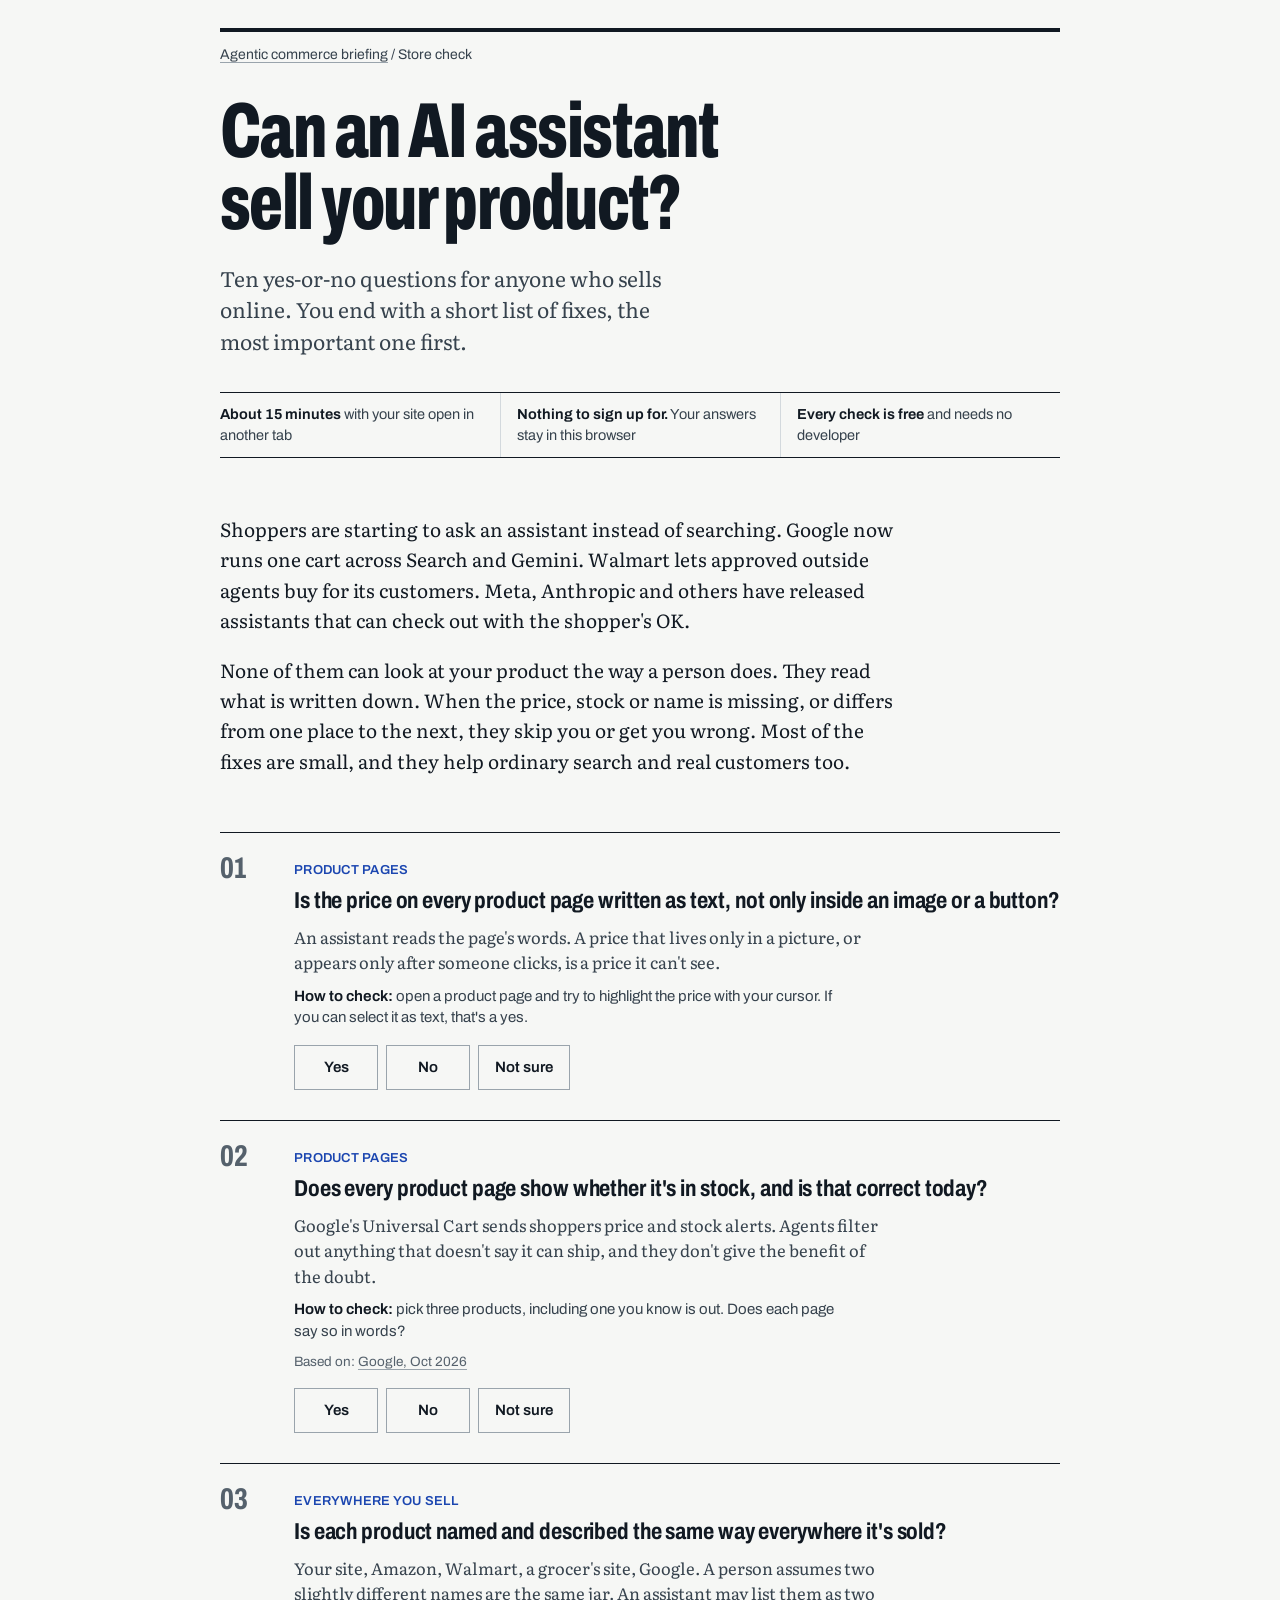
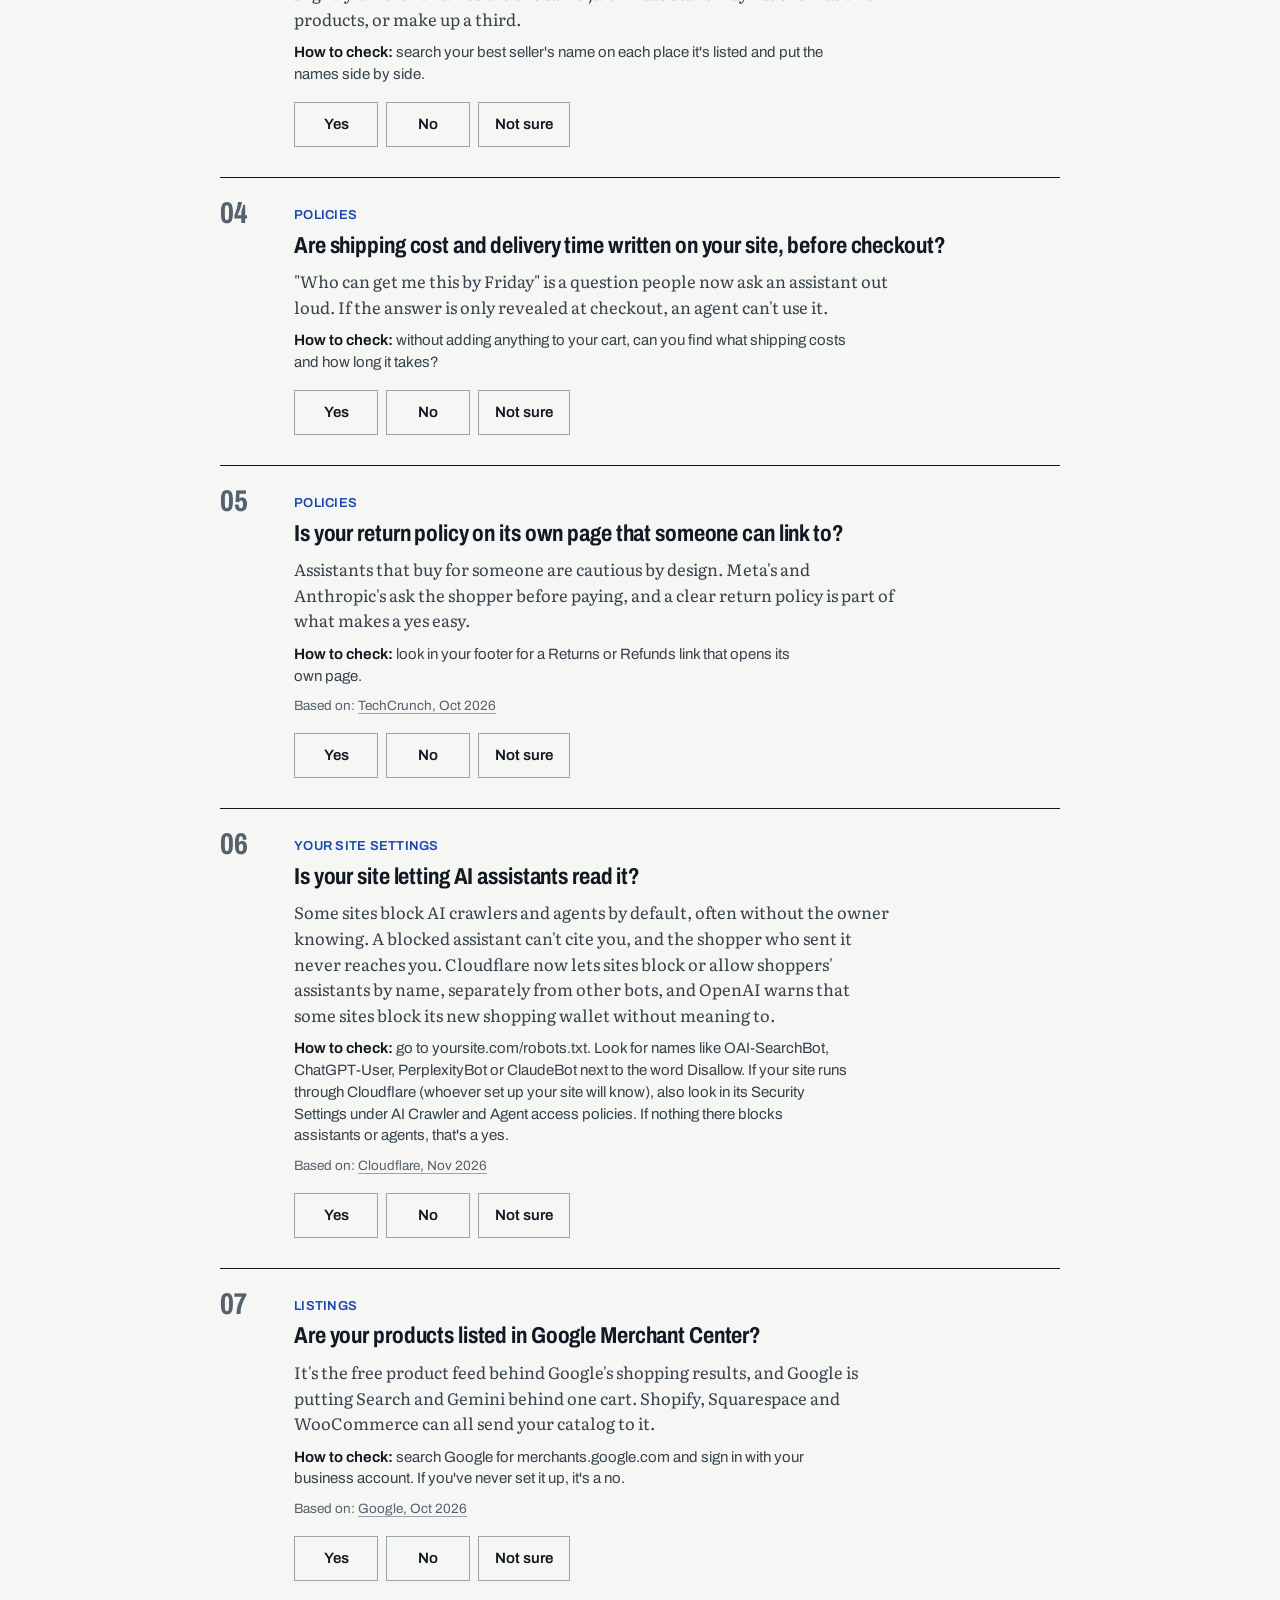
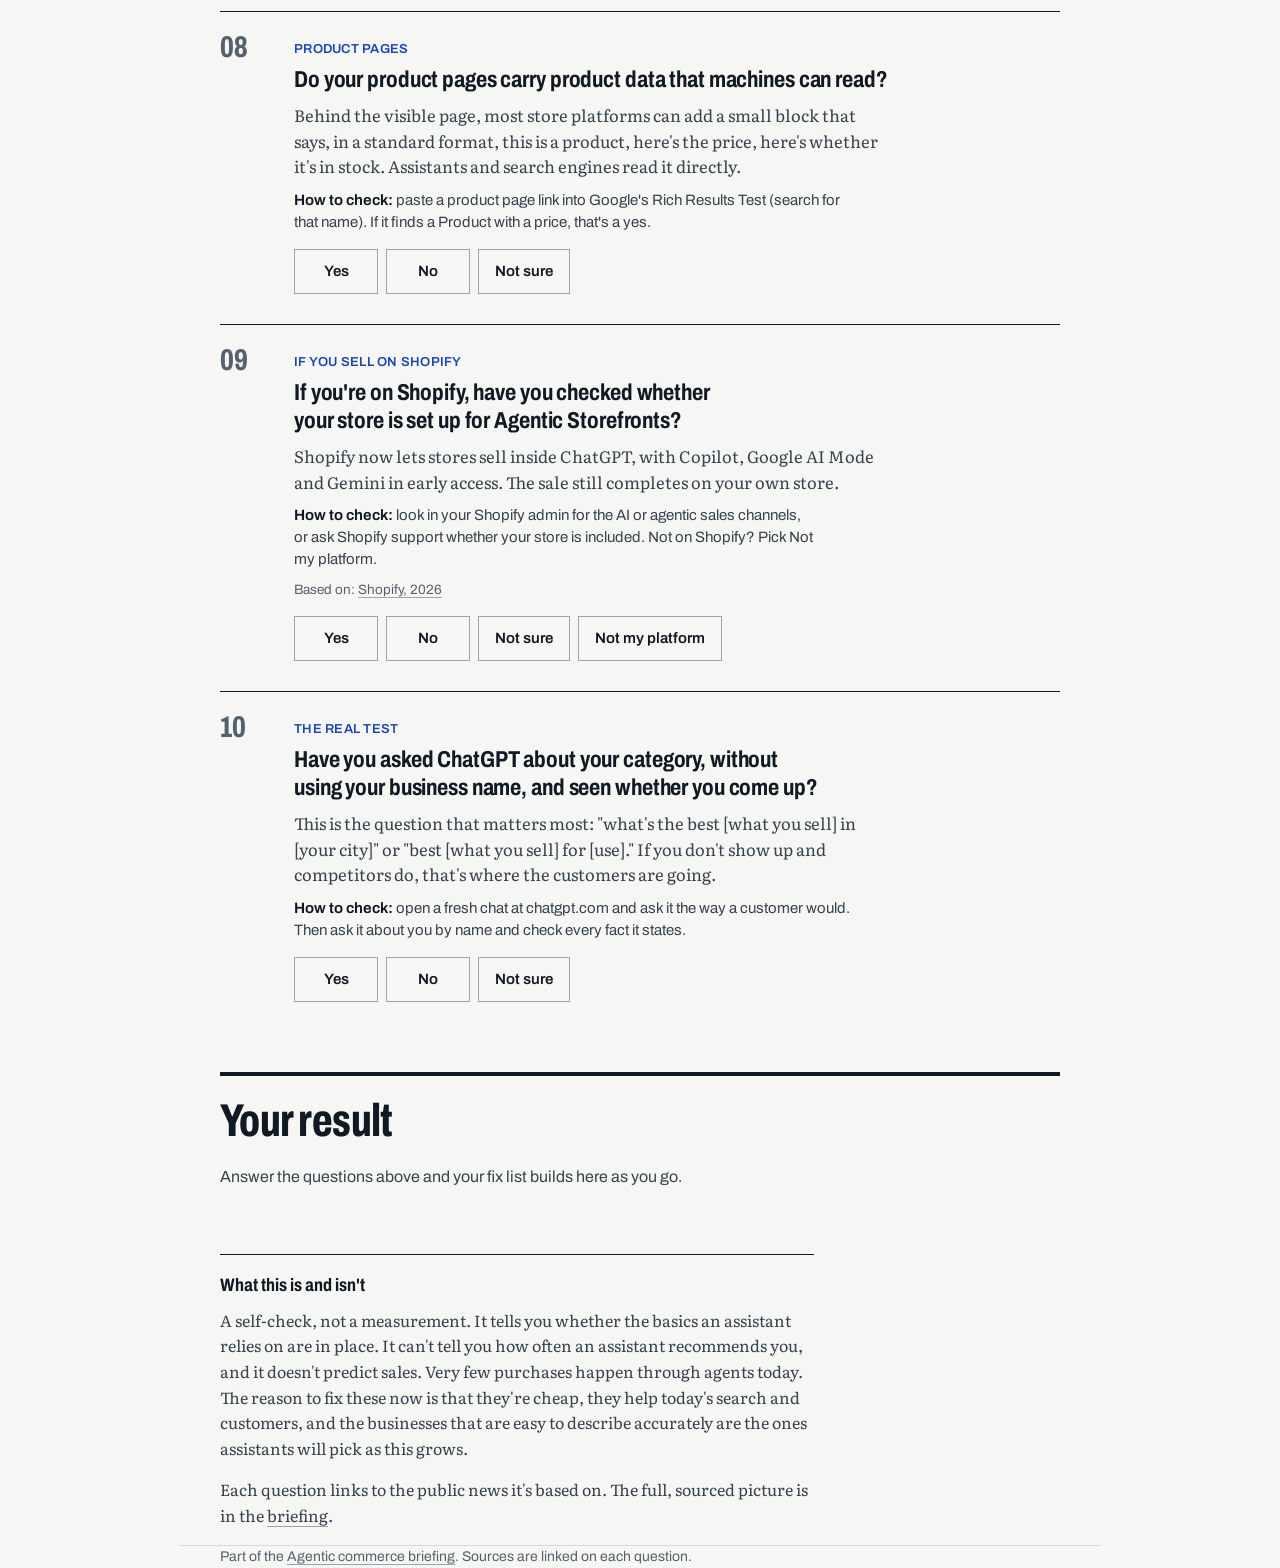
<file: check.html>
<!DOCTYPE html>
<html lang="en">
<head>
<meta charset="utf-8">
<meta name="viewport" content="width=device-width, initial-scale=1">
<title>Agent-Ready Store Check</title>
<meta name="description" content="Ten yes-or-no questions, about fifteen minutes. Find out whether an AI shopping assistant can describe and sell your product correctly, and which fix to make first.">
<meta property="og:type" content="website">
<meta property="og:title" content="Can an AI assistant sell your product? A 15-minute check">
<meta property="og:description" content="Ten yes-or-no questions for store owners. You get a short list of fixes, most important first. Free, nothing to sign up for.">
<meta property="og:url" content="https://james-bonaguro.github.io/agentic-commerce-briefing/check.html">
<meta property="og:image" content="https://james-bonaguro.github.io/agentic-commerce-briefing/og-check.png">
<meta property="og:image:width" content="1200">
<meta property="og:image:height" content="630">
<meta name="twitter:card" content="summary_large_image">
<link rel="icon" href="data:image/svg+xml,%3Csvg xmlns='http://www.w3.org/2000/svg' viewBox='0 0 32 32'%3E%3Crect width='32' height='32' fill='%23111922'/%3E%3Cpath d='M8 17l5 5 11-12' stroke='%23F6F7F5' stroke-width='3.5' fill='none'/%3E%3C/svg%3E">
<link rel="stylesheet" href="fonts.css">
<style>

:root{
  --paper:#F6F7F5;--ink:#111922;--ink-2:#36424D;--ink-3:#55616C;--rule:#9AA4AC;--hair:#D3D9DD;
  --fc:#1B46B0;--fc-tint:#DCE3F4;--yes:#1E6B47;--no:#A3361F;
  --f-ui:"Archivo","Arial Narrow","Helvetica Neue",Arial,sans-serif;
  --f-body:"Literata",Georgia,"Times New Roman",serif;
  --maxw:920px;--gut:40px;
}
*{box-sizing:border-box;}
html{scroll-behavior:smooth;-webkit-print-color-adjust:exact;print-color-adjust:exact;}
body{margin:0;background:var(--paper);color:var(--ink);font-family:var(--f-body);font-size:18px;line-height:1.6;-webkit-font-smoothing:antialiased;}
a{color:inherit;text-decoration-color:var(--rule);text-underline-offset:.22em;}
a:hover{text-decoration-color:var(--ink);}
:focus-visible{outline:2px solid var(--ink);outline-offset:3px;}
h1,h2,h3{font-family:var(--f-ui);margin:0;text-wrap:balance;}
p{margin:0 0 1em;text-wrap:pretty;}
.wrap{max-width:var(--maxw);margin:0 auto;padding:0 var(--gut);}
.ui{font-family:var(--f-ui);}

.top{padding-top:28px;}
.top .bar{border-top:4px solid var(--ink);}
.crumb{font-family:var(--f-ui);font-size:14px;color:var(--ink-2);padding-top:12px;}
h1{font-size:clamp(44px,7vw,78px);line-height:.92;font-weight:800;font-stretch:66%;letter-spacing:-.02em;margin-top:30px;}
.sub{font-size:21px;line-height:1.5;color:var(--ink-2);max-width:40ch;margin:22px 0 0;}
.how{display:grid;grid-template-columns:repeat(3,minmax(0,1fr));border-top:1px solid var(--ink);border-bottom:1px solid var(--ink);margin-top:36px;font-family:var(--f-ui);font-size:14.5px;line-height:1.4;color:var(--ink-2);}
.how span{padding:11px 16px 12px 0;}
.how span+span{padding-left:16px;border-left:1px solid var(--hair);}
.how b{color:var(--ink);font-weight:650;}

.why{margin:56px 0 0;max-width:62ch;font-size:19px;}
.why p:last-child{margin:0;}

ol.qs{list-style:none;margin:56px 0 0;padding:0;counter-reset:q;}
.q{border-top:1px solid var(--ink);padding:20px 0 30px;counter-increment:q;display:grid;grid-template-columns:56px minmax(0,1fr);gap:0 18px;}
.q::before{content:counter(q,decimal-leading-zero);font-family:var(--f-ui);font-weight:750;font-stretch:70%;font-size:30px;line-height:1;color:var(--ink-3);}
.q.done::before{color:var(--ink);}
.q h2{font-size:23px;line-height:1.2;font-weight:700;font-stretch:80%;letter-spacing:-.005em;}
.q .tag{display:inline-block;font-family:var(--f-ui);font-size:13px;font-weight:600;color:var(--fc);margin-bottom:6px;letter-spacing:.02em;text-transform:uppercase;}
.q .w{font-size:16.5px;line-height:1.55;color:var(--ink-2);margin:10px 0 0;max-width:60ch;}
.q .chk{font-family:var(--f-ui);font-size:15px;line-height:1.45;color:var(--ink-2);margin:10px 0 0;max-width:62ch;}
.q .chk b{color:var(--ink);font-weight:650;}
.q .src{font-family:var(--f-ui);font-size:13.5px;color:var(--ink-3);margin-top:8px;}
.opts{display:flex;gap:8px;flex-wrap:wrap;margin-top:16px;}
.opts label{position:relative;cursor:pointer;}
.opts input{position:absolute;opacity:0;inset:0;margin:0;cursor:pointer;}
.opts span{display:block;font-family:var(--f-ui);font-size:15px;font-weight:600;padding:9px 16px 10px;border:1px solid var(--rule);background:transparent;color:var(--ink);min-width:84px;text-align:center;transition:background .15s,border-color .15s,color .15s;}
.opts label:hover span{border-color:var(--ink);}
.opts input:focus-visible+span{outline:2px solid var(--ink);outline-offset:2px;}
.opts input[value=yes]:checked+span{background:var(--yes);border-color:var(--yes);color:#fff;}
.opts input[value=no]:checked+span{background:var(--no);border-color:var(--no);color:#fff;}
.opts input[value=unsure]:checked+span,.opts input[value=na]:checked+span{background:var(--ink-2);border-color:var(--ink-2);color:#fff;}

.result{border-top:4px solid var(--ink);margin-top:40px;padding-top:22px;}
.result h2{font-size:clamp(32px,4.4vw,46px);line-height:1;font-weight:750;font-stretch:70%;letter-spacing:-.012em;}
.score{display:flex;align-items:baseline;gap:18px;flex-wrap:wrap;margin-top:22px;}
.score .n{font-family:var(--f-ui);font-size:84px;line-height:.85;font-weight:800;font-stretch:66%;font-variant-numeric:tabular-nums;}
.score .of{font-family:var(--f-ui);font-size:17px;color:var(--ink-2);max-width:40ch;line-height:1.4;}
.meter{display:grid;grid-template-columns:repeat(10,1fr);gap:4px;margin-top:20px;}
.meter i{height:10px;background:var(--hair);}
.meter i.yes{background:var(--yes);}
.meter i.no{background:var(--no);}
.meter i.unsure{background:var(--ink-3);}
.first{margin-top:34px;border:2px solid var(--ink);padding:20px 22px 22px;background:#fff;}
.first .lbl{font-family:var(--f-ui);font-size:13px;font-weight:700;letter-spacing:.06em;text-transform:uppercase;color:var(--no);}
.first h3{font-size:24px;line-height:1.2;font-weight:700;font-stretch:80%;margin-top:6px;}
.first p{margin:10px 0 0;font-size:17px;}
.fixes{margin:30px 0 0;padding:0;list-style:none;border-top:1px solid var(--hair);}
.fixes li{display:grid;grid-template-columns:minmax(0,1fr);padding:14px 0 15px;border-bottom:1px solid var(--hair);}
.fixes b{font-family:var(--f-ui);font-weight:650;font-size:16.5px;}
.fixes span{font-size:16px;color:var(--ink-2);margin-top:2px;}
.fixes .u b::before{content:"Not sure yet. Check this first";display:block;font-weight:600;color:var(--ink-3);font-size:12.5px;letter-spacing:.05em;text-transform:uppercase;margin-bottom:2px;}
.empty{font-family:var(--f-ui);font-size:16px;color:var(--ink-2);margin-top:20px;}
.watch{margin-top:34px;font-size:16.5px;color:var(--ink-2);max-width:62ch;border-left:3px solid var(--fc);padding-left:16px;}
.watch b{color:var(--ink);font-family:var(--f-ui);}
.actions{display:flex;gap:10px;flex-wrap:wrap;margin-top:30px;}
button{font-family:var(--f-ui);font-size:15px;font-weight:650;padding:11px 18px 12px;border:1px solid var(--ink);background:var(--ink);color:var(--paper);cursor:pointer;}
button.ghost{background:transparent;color:var(--ink);}
button:hover{opacity:.88;}
.copied{font-family:var(--f-ui);font-size:14px;color:var(--yes);align-self:center;min-height:1em;}

.honest{margin-top:64px;border-top:1px solid var(--ink);padding-top:16px;font-size:16px;color:var(--ink-2);max-width:66ch;}
.honest h3{font-size:18px;font-weight:700;font-stretch:80%;color:var(--ink);margin-bottom:8px;}
footer{margin:56px 0 64px;font-family:var(--f-ui);font-size:14px;color:var(--ink-3);border-top:1px solid var(--hair);padding-top:14px;}

@media (max-width:640px){
  :root{--gut:16px;}
  body{font-size:17px;}
  .sub{font-size:19px;}
  .how{grid-template-columns:1fr;}
  .how span+span{padding-left:0;border-left:0;border-top:1px solid var(--hair);}
  .q{grid-template-columns:1fr;}
  .q::before{font-size:22px;margin-bottom:8px;}
  .opts span{min-width:0;padding:9px 13px 10px;}
  .score .n{font-size:68px;}
}
@media print{
  .opts label:not(:has(input:checked)){display:none;}
  .actions,.crumb{display:none;}
  .q{break-inside:avoid;padding:10px 0 14px;}
  .result{break-before:page;}
}
</style>
</head>
<body>

<header class="top wrap">
  <div class="bar"></div>
  <div class="crumb"><a href="./">Agentic commerce briefing</a> / Store check</div>
  <h1>Can an AI assistant sell your product?</h1>
  <p class="sub">Ten yes-or-no questions for anyone who sells online. You end with a short list of fixes, the most important one first.</p>
  <div class="how">
    <span><b>About 15 minutes</b> with your site open in another tab</span>
    <span><b>Nothing to sign up for.</b> Your answers stay in this browser</span>
    <span><b>Every check is free</b> and needs no developer</span>
  </div>
</header>

<main class="wrap">
  <div class="why">
    <p>Shoppers are starting to ask an assistant instead of searching. Google now runs one cart across Search and Gemini. Walmart lets approved outside agents buy for its customers. Meta, Anthropic and others have released assistants that can check out with the shopper's OK.</p>
    <p>None of them can look at your product the way a person does. They read what is written down. When the price, stock or name is missing, or differs from one place to the next, they skip you or get you wrong. Most of the fixes are small, and they help ordinary search and real customers too.</p>
  </div>

  <ol class="qs" id="qs"></ol>

  <section class="result" id="result" aria-live="polite"></section>

  <div class="honest">
    <h3>What this is and isn't</h3>
    <p>A self-check, not a measurement. It tells you whether the basics an assistant relies on are in place. It can't tell you how often an assistant recommends you, and it doesn't predict sales. Very few purchases happen through agents today. The reason to fix these now is that they're cheap, they help today's search and customers, and the businesses that are easy to describe accurately are the ones assistants will pick as this grows.</p>
    <p>Each question links to the public news it's based on. The full, sourced picture is in the <a href="./#moving">briefing</a>.</p>
  </div>
</main>

<footer class="wrap">Part of the <a href="./">Agentic commerce briefing</a>. Sources are linked on each question.</footer>

<script>
/* Each question: what to check, why it matters, and the one-line fix if the answer is no.
   rank: lower = fix sooner. Keep every "why" tied to something public and sourced. */
const Q = [
  { id:"price", rank:1, tag:"Product pages",
    q:"Is the price on every product page written as text, not only inside an image or a button?",
    why:"An assistant reads the page's words. A price that lives only in a picture, or appears only after someone clicks, is a price it can't see.",
    check:"<b>How to check:</b> open a product page and try to highlight the price with your cursor. If you can select it as text, that's a yes.",
    fix:"Put the price in plain text on every product page.", fixWhy:"Without a readable price, an assistant can't quote you or compare you." },
  { id:"stock", rank:2, tag:"Product pages",
    q:"Does every product page show whether it's in stock, and is that correct today?",
    why:"Google's Universal Cart sends shoppers price and stock alerts. Agents filter out anything that doesn't say it can ship, and they don't give the benefit of the doubt.",
    src:{t:"Google, Oct 2026", u:"https://blog.google/products-and-platforms/products/shopping/universal-cart-launch/"},
    check:"<b>How to check:</b> pick three products, including one you know is out. Does each page say so in words?",
    fix:"Show in-stock or out-of-stock in words on every product page, and keep it current.", fixWhy:"Wrong or missing stock is the fastest way to be filtered out." },
  { id:"names", rank:3, tag:"Everywhere you sell",
    q:"Is each product named and described the same way everywhere it's sold?",
    why:"Your site, Amazon, Walmart, a grocer's site, Google. A person assumes two slightly different names are the same jar. An assistant may list them as two products, or make up a third.",
    check:"<b>How to check:</b> search your best seller's name on each place it's listed and put the names side by side.",
    fix:"Pick one name and one short description per product, and use them everywhere.", fixWhy:"One mismatch can be enough for an assistant to list the wrong lineup." },
  { id:"ship", rank:4, tag:"Policies",
    q:"Are shipping cost and delivery time written on your site, before checkout?",
    why:"\"Who can get me this by Friday\" is a question people now ask an assistant out loud. If the answer is only revealed at checkout, an agent can't use it.",
    check:"<b>How to check:</b> without adding anything to your cart, can you find what shipping costs and how long it takes?",
    fix:"Add a plain shipping line: cost, free-shipping threshold if any, and typical delivery days.", fixWhy:"Agents compare on delivery. Silence reads as slow." },
  { id:"returns", rank:6, tag:"Policies",
    q:"Is your return policy on its own page that someone can link to?",
    why:"Assistants that buy for someone are cautious by design. Meta's and Anthropic's ask the shopper before paying, and a clear return policy is part of what makes a yes easy.",
    src:{t:"TechCrunch, Oct 2026", u:"https://techcrunch.com/2026/10/22/claude-duet-app-is-anthropics-bet-on-agents/"},
    check:"<b>How to check:</b> look in your footer for a Returns or Refunds link that opens its own page.",
    fix:"Give your return policy its own page, linked from the footer.", fixWhy:"It's a short page and it removes a reason to hesitate." },
  { id:"robots", rank:5, tag:"Your site settings",
    q:"Is your site letting AI assistants read it?",
    why:"Some sites block AI crawlers and agents by default, often without the owner knowing. A blocked assistant can't cite you, and the shopper who sent it never reaches you. Cloudflare now lets sites block or allow shoppers' assistants by name, separately from other bots, and OpenAI warns that some sites block its new shopping wallet without meaning to.",
    src:{t:"Cloudflare, Nov 2026", u:"https://blog.cloudflare.com/personal-agents-visibility-control/"},
    check:"<b>How to check:</b> go to yoursite.com/robots.txt. Look for names like OAI-SearchBot, ChatGPT-User, PerplexityBot or ClaudeBot next to the word Disallow. If your site runs through Cloudflare (whoever set up your site will know), also look in its Security Settings under AI Crawler and Agent access policies. If nothing there blocks assistants or agents, that's a yes.",
    fix:"Ask whoever runs your site whether blocking AI assistants, in robots.txt or in Cloudflare's agent settings, was a deliberate choice. If it wasn't, remove the block.", fixWhy:"You can't be recommended by something you've locked out." },
  { id:"google", rank:7, tag:"Listings",
    q:"Are your products listed in Google Merchant Center?",
    why:"It's the free product feed behind Google's shopping results, and Google is putting Search and Gemini behind one cart. Shopify, Squarespace and WooCommerce can all send your catalog to it.",
    src:{t:"Google, Oct 2026", u:"https://blog.google/products-and-platforms/products/shopping/universal-cart-launch/"},
    check:"<b>How to check:</b> search Google for merchants.google.com and sign in with your business account. If you've never set it up, it's a no.",
    fix:"Connect your store to Google Merchant Center. It's free and most store platforms do it in a few clicks.", fixWhy:"It's the most direct route into Google's shopping results." },
  { id:"schema", rank:8, tag:"Product pages",
    q:"Do your product pages carry product data that machines can read?",
    why:"Behind the visible page, most store platforms can add a small block that says, in a standard format, this is a product, here's the price, here's whether it's in stock. Assistants and search engines read it directly.",
    check:"<b>How to check:</b> paste a product page link into Google's Rich Results Test (search for that name). If it finds a Product with a price, that's a yes.",
    fix:"Turn on or repair your product's structured data. Most current store themes include it.", fixWhy:"It's how a machine is sure the price it read is the price." },
  { id:"shopify", rank:9, tag:"If you sell on Shopify", na:true,
    q:"If you're on Shopify, have you checked whether your store is set up for Agentic Storefronts?",
    why:"Shopify now lets stores sell inside ChatGPT, with Copilot, Google AI Mode and Gemini in early access. The sale still completes on your own store.",
    src:{t:"Shopify, 2026", u:"https://www.shopify.com/news/agentic-commerce-momentum"},
    check:"<b>How to check:</b> look in your Shopify admin for the AI or agentic sales channels, or ask Shopify support whether your store is included. Not on Shopify? Pick Not my platform.",
    fix:"Check whether your Shopify store is eligible for Agentic Storefronts, and turn it on if it is.", fixWhy:"It's a route into AI chats with nothing to build." },
  { id:"ask", rank:10, tag:"The real test",
    q:"Have you asked ChatGPT about your category, without using your business name, and seen whether you come up?",
    why:"This is the question that matters most: \"what's the best [what you sell] in [your city]\" or \"best [what you sell] for [use].\" If you don't show up and competitors do, that's where the customers are going.",
    check:"<b>How to check:</b> open a fresh chat at chatgpt.com and ask it the way a customer would. Then ask it about you by name and check every fact it states.",
    fix:"Ask an assistant about your category and about you by name. Write down who it names and anything it gets wrong.", fixWhy:"Ten minutes, and it shows you exactly where you stand." }
];

const STORE = "agent-ready-check-v1";
let A = {};
try{ A = JSON.parse(localStorage.getItem(STORE)||"{}")||{}; }catch(e){ A = {}; }
const save = ()=>{ try{ localStorage.setItem(STORE, JSON.stringify(A)); }catch(e){} };
const esc = s=>String(s).replace(/[&<>"]/g,c=>({"&":"&amp;","<":"&lt;",">":"&gt;",'"':"&quot;"}[c]));

document.getElementById("qs").innerHTML = Q.map(x=>{
  const opts = [["yes","Yes"],["no","No"],["unsure","Not sure"]].concat(x.na?[["na","Not my platform"]]:[]);
  return `<li class="q" id="q-${x.id}">
    <div>
      <div class="tag">${x.tag}</div>
      <h2 id="h-${x.id}">${x.q}</h2>
      <p class="w">${x.why}</p>
      <p class="chk">${x.check}</p>
      ${x.src?`<div class="src">Based on: <a href="${x.src.u}" target="_blank" rel="noopener">${x.src.t}</a></div>`:""}
      <div class="opts" role="radiogroup" aria-labelledby="h-${x.id}">
        ${opts.map(([v,l])=>`<label><input type="radio" name="${x.id}" value="${v}"${A[x.id]===v?" checked":""}><span>${l}</span></label>`).join("")}
      </div>
    </div>
  </li>`;
}).join("");

document.getElementById("qs").addEventListener("change", e=>{
  if(e.target.name){ A[e.target.name]=e.target.value; save(); render(); }
});

function render(){
  Q.forEach(x=>document.getElementById("q-"+x.id).classList.toggle("done", !!A[x.id]));
  const scored = Q.filter(x=>A[x.id]!=="na");
  const answered = Q.filter(x=>A[x.id]).length;
  const yes = scored.filter(x=>A[x.id]==="yes").length;
  const todo = scored.filter(x=>A[x.id]==="no"||A[x.id]==="unsure").sort((a,b)=>(A[a.id]==="no"?0:1)-(A[b.id]==="no"?0:1)||a.rank-b.rank);
  const R = document.getElementById("result");

  if(!answered){
    R.innerHTML = `<h2>Your result</h2><p class="empty">Answer the questions above and your fix list builds here as you go.</p>`;
    return;
  }
  const first = todo[0];
  const meter = Q.map(x=>`<i class="${A[x.id]&&A[x.id]!=="na"?A[x.id]:""}"></i>`).join("");
  const left = Q.length-answered;
  R.innerHTML = `
    <h2>Your result</h2>
    <div class="score"><span class="n">${yes}/${scored.length}</span>
      <span class="of">basics in place${left?`, with ${left} question${left>1?"s":""} still to answer`:""}.
      Not sure counts as a no until you've checked.</span></div>
    <div class="meter" aria-hidden="true">${meter}</div>
    ${first?`
      <div class="first"><div class="lbl">Do this first</div>
        <h3>${esc(first.fix)}</h3><p>${esc(first.fixWhy)}</p></div>
      ${todo.length>1?`<ul class="fixes">${todo.slice(1).map(x=>`<li class="${A[x.id]==="unsure"?"u":""}"><b>${esc(x.fix)}</b><span>${esc(x.fixWhy)}</span></li>`).join("")}</ul>`:""}`
    : `<div class="first"><div class="lbl" style="color:var(--yes)">Nothing to fix on this list</div>
        <h3>The basics are in place.</h3><p>Re-run question 10 every month or two. What assistants say about you changes as they pull from new sources.</p></div>`}
    <p class="watch"><b>Worth knowing:</b> a new standard called Poppy has a business put one small file on its site telling agents how they may act for a customer. Meta's Muse looks for it first. If you sell on Shopify, your store already publishes it. On other platforms it's early, so it's a question for whoever runs your site, not a must-do yet. <a href="https://sierra.ai/blog/releasing-poppy" target="_blank" rel="noopener">Sierra, Nov 2026</a></p>
    <div class="actions">
      <button type="button" id="copy">Copy my fix list</button>
      <button type="button" class="ghost" id="print">Print or save as PDF</button>
      <button type="button" class="ghost" id="reset">Start over</button>
      <span class="copied" id="copied" role="status"></span>
    </div>`;

  document.getElementById("copy").onclick = ()=>{
    const lines = [`Agent-ready store check: ${yes}/${scored.length} basics in place.`, ""];
    if(todo.length){ lines.push("Fixes, most important first:"); todo.forEach((x,i)=>lines.push(`${i+1}. ${x.fix}${A[x.id]==="unsure"?" (not sure yet, check first)":""}`)); }
    else lines.push("No fixes on the list.");
    lines.push("", location.href.split("#")[0]);
    const txt = lines.join("\n"), msg = document.getElementById("copied");
    const ok = ()=>{ msg.textContent="Copied"; setTimeout(()=>msg.textContent="",2200); };
    if(navigator.clipboard&&navigator.clipboard.writeText){ navigator.clipboard.writeText(txt).then(ok,()=>fallback(txt,ok)); } else fallback(txt,ok);
  };
  document.getElementById("print").onclick = ()=>window.print();
  document.getElementById("reset").onclick = ()=>{
    A={}; save(); document.querySelectorAll(".opts input").forEach(i=>i.checked=false); render();
    document.getElementById("qs").scrollIntoView({behavior:"smooth"});
  };
}
function fallback(t,ok){
  const ta=document.createElement("textarea"); ta.value=t; ta.style.position="fixed"; ta.style.opacity="0";
  document.body.appendChild(ta); ta.select(); try{ document.execCommand("copy"); ok(); }catch(e){} ta.remove();
}
render();
</script>
</body>
</html>
</file>
<file: fonts.css>
@font-face{font-family:"Archivo";src:url([data-uri]) format("woff2");font-weight:400 800;font-stretch:62% 100%;font-display:swap;}
@font-face{font-family:"Literata";src:url([data-uri]) format("woff2");font-weight:400 700;font-display:swap;}
</file>
